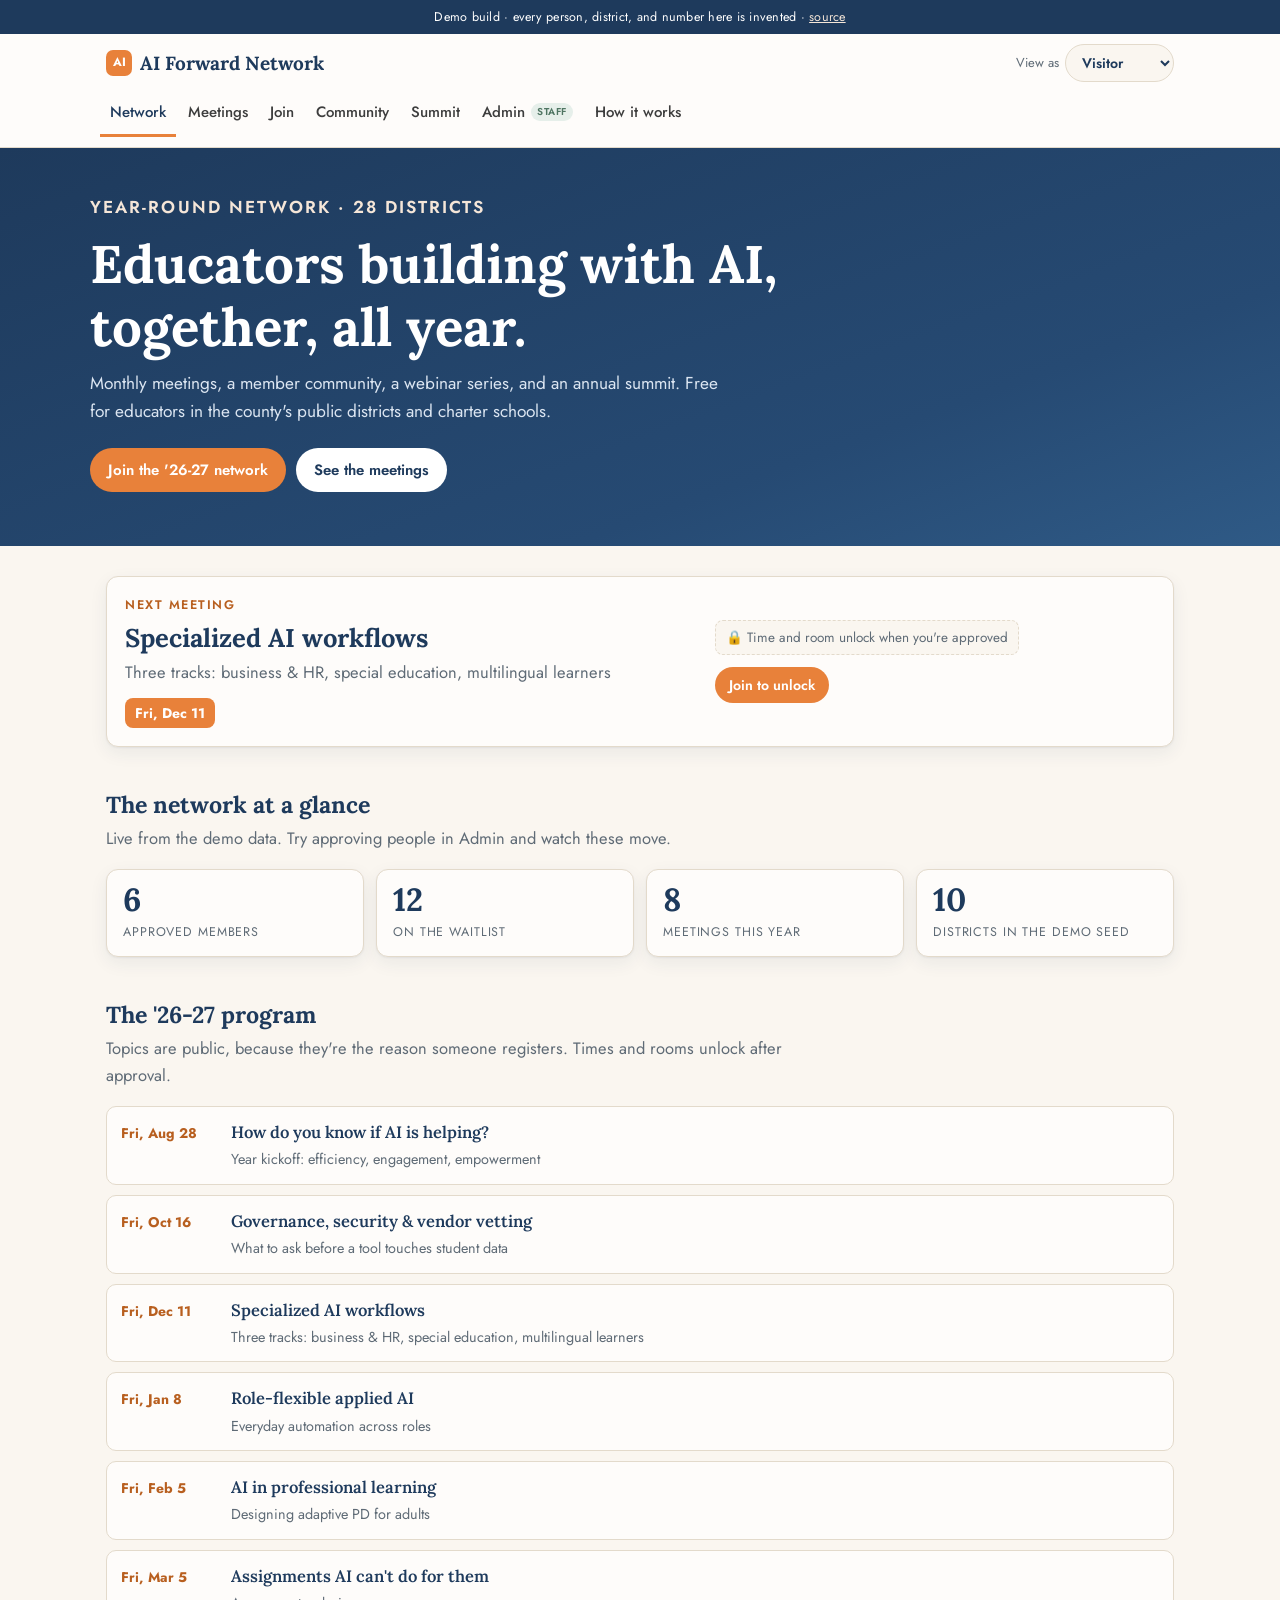
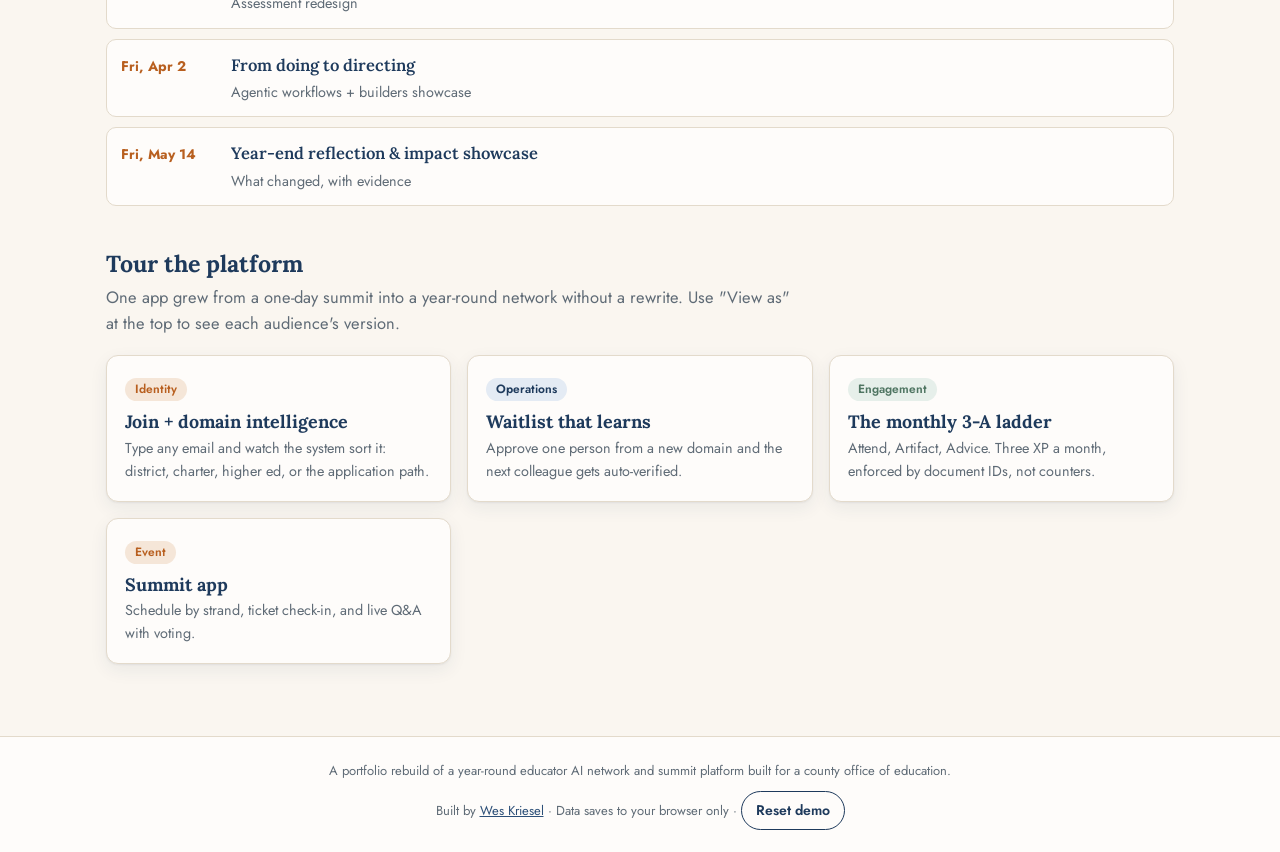
<file: index.html>
<!DOCTYPE html>
<html lang="en">
<head>
<meta charset="UTF-8">
<meta name="viewport" content="width=device-width, initial-scale=1.0">
<title>AI Forward Network · Demo</title>
<meta name="description" content="Demo of a year-round educator AI network and summit platform: domain-verified waitlist, gated meetings, XP ladder, and an event app. All data invented.">
<link rel="icon" href="data:image/svg+xml,%3Csvg xmlns=%22http://www.w3.org/2000/svg%22 viewBox=%220 0 32 32%22%3E%3Crect width=%2232%22 height=%2232%22 rx=%227%22 fill=%22%23E8813A%22/%3E%3Ctext x=%2216%22 y=%2221%22 font-size=%2213%22 font-family=%22Arial%22 font-weight=%22700%22 fill=%22white%22 text-anchor=%22middle%22%3EAI%3C/text%3E%3C/svg%3E">
<link rel="stylesheet" href="style.css">
<script src="data.js"></script>
<script src="app.js"></script>
<style>
.next{display:grid;gap:18px;grid-template-columns:1fr;align-items:center}
@media(min-width:820px){.next{grid-template-columns:1.3fr 1fr}}
.date-chip{display:inline-block;background:var(--orange);color:#fff;font-weight:700;border-radius:8px;padding:4px 10px;font-size:14px}
.prog{list-style:none;display:grid;gap:10px}
.prog li{display:grid;grid-template-columns:96px 1fr;gap:14px;align-items:baseline;background:var(--white);border:1px solid var(--line);border-radius:10px;padding:12px 14px}
.prog .d{font-weight:700;color:var(--orange-dk);font-size:14px}
.prog .t{font-family:var(--f-head);font-weight:600;color:var(--navy)}
@media(max-width:520px){.prog li{grid-template-columns:1fr;gap:2px}}
</style>
</head>
<body>
<header class="hero"><div class="hero-in">
  <p class="kicker">Year-round network &middot; 28 districts</p>
  <h1>Educators building with AI, together, all year.</h1>
  <p>Monthly meetings, a member community, a webinar series, and an annual summit. Free for educators in the county's public districts and charter schools.</p>
  <div class="row" style="margin-top:22px"><a class="btn" href="join.html">Join the '26-27 network</a><a class="btn light" href="meetings.html">See the meetings</a></div>
</div></header>
<main>
  <section aria-labelledby="h-next">
    <div class="card next" id="next"></div>
  </section>

  <section aria-labelledby="h-stats">
    <h2 class="sec" id="h-stats">The network at a glance</h2>
    <p class="lede">Live from the demo data. Try approving people in Admin and watch these move.</p>
    <div class="stats" id="stats"></div>
  </section>

  <section aria-labelledby="h-prog">
    <h2 class="sec" id="h-prog">The '26-27 program</h2>
    <p class="lede">Topics are public, because they're the reason someone registers. Times and rooms unlock after approval.</p>
    <ul class="prog" id="prog"></ul>
  </section>

  <section aria-labelledby="h-tour">
    <h2 class="sec" id="h-tour">Tour the platform</h2>
    <p class="lede">One app grew from a one-day summit into a year-round network without a rewrite. Use "View as" at the top to see each audience's version.</p>
    <div class="grid">
      <a class="card" href="join.html" style="text-decoration:none;color:inherit"><span class="pill o">Identity</span><h3 style="margin-top:10px">Join + domain intelligence</h3><p class="muted small">Type any email and watch the system sort it: district, charter, higher ed, or the application path.</p></a>
      <a class="card" href="admin.html" style="text-decoration:none;color:inherit"><span class="pill">Operations</span><h3 style="margin-top:10px">Waitlist that learns</h3><p class="muted small">Approve one person from a new domain and the next colleague gets auto-verified.</p></a>
      <a class="card" href="community.html" style="text-decoration:none;color:inherit"><span class="pill s">Engagement</span><h3 style="margin-top:10px">The monthly 3-A ladder</h3><p class="muted small">Attend, Artifact, Advice. Three XP a month, enforced by document IDs, not counters.</p></a>
      <a class="card" href="summit.html" style="text-decoration:none;color:inherit"><span class="pill o">Event</span><h3 style="margin-top:10px">Summit app</h3><p class="muted small">Schedule by strand, ticket check-in, and live Q&amp;A with voting.</p></a>
    </div>
  </section>
</main>
<script>
APP.shell();
const D = DEMO, { esc, isMember, applicants, $ } = APP;
const n = D.MEETINGS[2];
$('#next').innerHTML = `<div><p class="kicker" id="h-next">Next meeting</p><h2 style="font-size:1.6rem;margin:8px 0 6px">${esc(n.topic)}</h2>
  <p class="muted">${esc(n.sub)}</p><p style="margin-top:12px"><span class="date-chip">${esc(n.date)}</span></p></div>
  <div>${isMember() ? `<p><b>${esc(n.time)}</b><br>${esc(n.room)}</p><a class="btn navy sm" style="margin-top:10px" href="meetings.html">Add to calendar</a>`
    : `<p class="lock">🔒 Time and room unlock when you're approved</p><p style="margin-top:12px"><a class="btn sm" href="join.html">Join to unlock</a></p>`}</div>`;
const apps = applicants();
const active = D.MEMBERS.length + apps.filter(a => a.status === 'active').length;
$('#stats').innerHTML = [[active,'approved members'],[apps.filter(a => a.status === 'pending').length,'on the waitlist'],[D.MEETINGS.length,'meetings this year'],[D.DISTRICTS.length,'districts in the demo seed']]
  .map(([v,l]) => `<div class="stat"><div class="n">${v}</div><div class="l">${l}</div></div>`).join('');
$('#prog').innerHTML = D.MEETINGS.map(m => `<li><span class="d">${esc(m.date)}</span><span><span class="t">${esc(m.topic)}</span><br><span class="muted small">${esc(m.sub)}</span></span></li>`).join('');
</script>
</body>
</html>
</file>
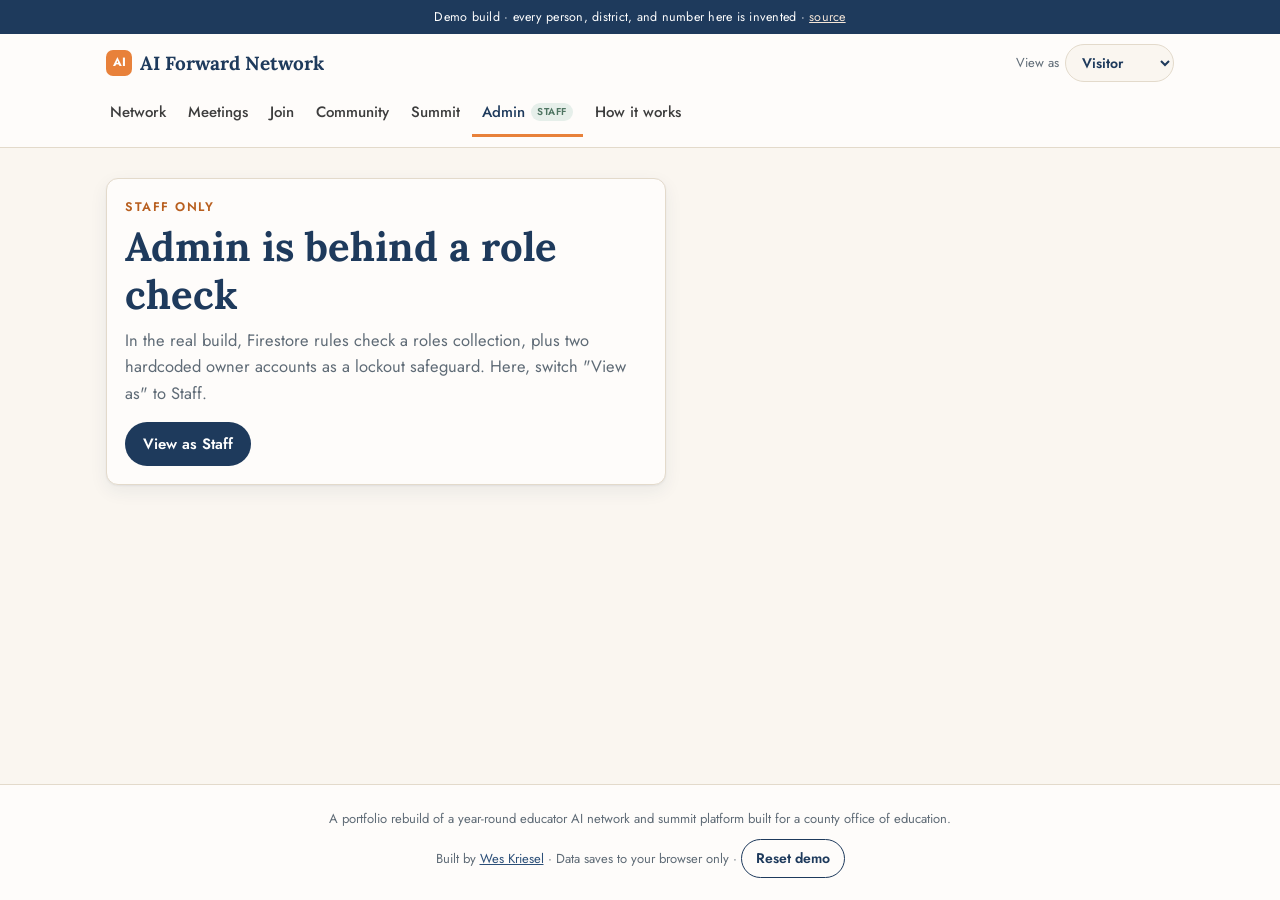
<file: admin.html>
<!DOCTYPE html>
<html lang="en">
<head>
<meta charset="UTF-8">
<meta name="viewport" content="width=device-width, initial-scale=1.0">
<title>Admin · AI Forward Network demo</title>
<link rel="icon" href="data:image/svg+xml,%3Csvg xmlns=%22http://www.w3.org/2000/svg%22 viewBox=%220 0 32 32%22%3E%3Crect width=%2232%22 height=%2232%22 rx=%227%22 fill=%22%23E8813A%22/%3E%3Ctext x=%2216%22 y=%2221%22 font-size=%2213%22 font-family=%22Arial%22 font-weight=%22700%22 fill=%22white%22 text-anchor=%22middle%22%3EAI%3C/text%3E%3C/svg%3E">
<link rel="stylesheet" href="style.css">
<script src="data.js"></script>
<script src="app.js"></script>
<style>
.grp{margin-top:22px}
.grp-h{display:flex;flex-wrap:wrap;gap:10px;align-items:center;justify-content:space-between;margin-bottom:10px}
.grp-h h3{font-size:1.15rem}
.app{display:grid;gap:10px;grid-template-columns:1fr;align-items:center}
@media(min-width:760px){.app{grid-template-columns:1fr auto}}
.app .em{font-family:ui-monospace,Menlo,monospace;font-size:12.5px;color:var(--muted);word-break:break-all}
.apps{display:grid;gap:10px}
.empty{color:var(--muted);font-size:14px;padding:12px;border:1px dashed var(--line);border-radius:10px}
select.sm{min-height:36px;width:auto;max-width:150px;font-size:14px;padding:4px 8px}
#learned td{padding:8px}
</style>
</head>
<body>
<main>
  <p class="kicker">Staff dashboard</p>
  <h1 class="page">Network members '26-27</h1>
  <p class="lede">The daily path for a small team: clear the waitlist, keep the domain list honest, export the roster. Approving someone unlocks meeting times, the directory, and the feed, and sends the welcome email.</p>
  <div class="stats" id="stats"></div>

  <section aria-labelledby="h-w">
    <h2 class="sec" id="h-w" style="margin-top:34px">Waitlist</h2>
    <p class="lede">Domain-verified applicants sort to the top so review never becomes the bottleneck. Guests and partners are always reviewed one by one.</p>
    <div id="learnNote"></div>
    <div id="wait"></div>
  </section>

  <section aria-labelledby="h-d">
    <h2 class="sec" id="h-d">Domain intelligence</h2>
    <p class="lede">Two layers: a reviewed seed list in code, and domains learned from staff approvals, stored as data. Learned beats seed, including demotions. Personal mail is never learnable, and partner or guest trust is never applied domain-wide.</p>
    <div class="grid-2">
      <div><h3 style="font-size:1.05rem;margin-bottom:8px">Learned domains</h3><div class="tbl-wrap"><table><thead><tr><th scope="col">Domain</th><th scope="col">Track</th><th scope="col"></th></tr></thead><tbody id="learned"></tbody></table></div></div>
      <div><h3 style="font-size:1.05rem;margin-bottom:8px">Unrecognized domains on the waitlist</h3><div class="card" id="unknown"></div>
        <p class="tiny muted" style="margin-top:8px">The fastest way to spot a district whose Google domain is missing from the seed.</p></div>
    </div>
  </section>

  <section aria-labelledby="h-r">
    <div class="grp-h"><h2 class="sec" id="h-r">Approved roster</h2><button class="btn navy sm" id="csv">Export CSV</button></div>
    <div class="tbl-wrap"><table><thead><tr><th scope="col">Name</th><th scope="col">Role</th><th scope="col">Track</th><th scope="col">Contact</th></tr></thead><tbody id="roster"></tbody></table></div>
  </section>
</main>
<script>
if (APP.shell({ staffOnly:true })) {
  const D = DEMO, { $, esc, store, toast, resolve, applicants, setApp, download } = APP;
  const TL = D.TRACK;

  function classify(a){
    const r = resolve(a.email);
    if (r.track) return { group:'verified', track:r.track, r, reclass: a.stamped && a.stamped !== r.track ? a.stamped : null };
    if (a.declared === 'guest' || a.declared === 'partner') return { group:'apply', track:a.declared, r };
    return { group:'declared', track:a.declared, r };
  }
  function card(a, c){
    const contact = a.contact ? `<span class="small">✉️ ${esc(a.contact)}</span>` : '';
    const pills = [`<span class="pill ${c.group === 'verified' ? 's' : 'o'}">${esc(TL[c.track] || 'Unknown')}</span>`];
    if (c.reclass) pills.push(`<span class="pill">↺ reclassified from ${esc(TL[c.reclass])}</span>`);
    if (c.r.personal) pills.push(`<span class="pill r">Personal mail: won't teach the domain</span>`);
    const actions = c.group === 'apply'
      ? `<button class="btn sm sage" data-ok="${a.id}">${c.track === 'partner' ? 'Grant partner' : 'Approve for ' + esc(a.meeting || 'one meeting')}</button><button class="btn sm danger" data-no="${a.id}">Decline</button>`
      : `<button class="btn sm sage" data-ok="${a.id}">Approve</button><button class="btn sm danger" data-no="${a.id}">Deny</button>`;
    return `<article class="card app"><div><p><b>${esc(a.name)}</b> <span class="muted small">&middot; ${esc(a.role)} &middot; applied ${esc(a.applied)}</span></p>
      <p class="em">${esc(a.email)}</p><div class="row" style="margin-top:6px">${pills.join('')}${contact}</div>
      ${a.reason ? `<p class="small" style="margin-top:6px">“${esc(a.reason)}”</p>` : ''}</div>
      <div class="row">${actions}</div></article>`;
  }
  function render(){
    const all = applicants(), pend = all.filter(a => a.status === 'pending').map(a => [a, classify(a)]);
    const G = { verified:[], declared:[], apply:[] }; pend.forEach(([a,c]) => G[c.group].push([a,c]));
    const approved = D.MEMBERS.length + all.filter(a => a.status === 'active').length;
    $('#stats').innerHTML = [[approved,'approved members'],[pend.length,'waitlist'],[G.verified.length,'domain-verified'],[Object.keys(store.get('learned',{})).length,'learned domains']]
      .map(([v,l]) => `<div class="stat"><div class="n">${v}</div><div class="l">${l}</div></div>`).join('');
    const sec = (title, sub, list, extra) => `<div class="grp"><div class="grp-h"><div><h3>${title} <span class="pill g">${list.length}</span></h3><p class="small muted">${sub}</p></div>${extra || ''}</div>
      <div class="apps">${list.length ? list.map(([a,c]) => card(a,c)).join('') : '<p class="empty">Nothing waiting here.</p>'}</div></div>`;
    $('#wait').innerHTML =
      sec('Domain-verified', 'Their email domain resolves to a district, charter, or college.', G.verified,
        G.verified.length ? `<button class="btn" id="bulk">Approve all ${G.verified.length} domain-verified</button>` : '') +
      sec('Self-declared', 'Unknown domain, picked a school bucket. Approving teaches the system that domain.', G.declared) +
      sec('Guest & partner applications', 'Never bulk-approved. Trust is per person, never per company.', G.apply);
    const L = store.get('learned', {});
    $('#learned').innerHTML = Object.keys(L).length ? Object.entries(L).map(([d,v]) => `<tr><td><code>${esc(d)}</code></td>
      <td><select class="sm" data-recat="${esc(d)}" aria-label="Track for ${esc(d)}">${['k12','charter','highered','guest'].map(t => `<option value="${t}"${t===v.track?' selected':''}>${esc(TL[t])}</option>`).join('')}</select></td>
      <td><button class="btn sm ghost" data-forget="${esc(d)}">Forget</button></td></tr>`).join('')
      : `<tr><td colspan="3" class="muted small">Nothing learned yet. Approve <b>Tom Becker</b> below the verified group and watch his colleague <b>Lena Park</b> move up.</td></tr>`;
    const unk = [...new Set(pend.filter(([a,c]) => !c.r.track && !c.r.personal && c.group === 'declared').map(([a,c]) => c.r.domain))];
    $('#unknown').innerHTML = unk.length ? unk.map(d => `<p><code>${esc(d)}</code> <span class="small muted">&middot; ${pend.filter(([a,c]) => c.r.domain === d).length} waiting</span></p>`).join('') : '<p class="muted small">None. Every waiting domain is recognized.</p>';
    const rows = D.MEMBERS.map(m => ({ name:m.name, role:m.role, track:m.track, contact:m.email }))
      .concat(all.filter(a => a.status === 'active').map(a => ({ name:a.name, role:a.role, track:a.track || classify(a).track, contact:a.contact || a.email })));
    $('#roster').innerHTML = rows.map(r => `<tr><td><b>${esc(r.name)}</b></td><td>${esc(r.role)}</td><td><span class="pill ${r.track==='partner'?'o':'s'}">${esc(TL[r.track] || r.track)}</span></td><td class="small">${esc(r.contact)}</td></tr>`).join('');
    window.__rows = rows;
  }
  function approve(id){
    const a = applicants().find(x => x.id === id), c = classify(a);
    setApp(id, { status:'active', track:c.track });
    if (c.group === 'declared' && !c.r.personal && ['k12','charter','highered'].includes(c.track)) {
      const L = store.get('learned', {}); L[c.r.domain] = { track:c.track, org:'Learned from approving ' + a.name }; store.set('learned', L);
      $('#learnNote').innerHTML = `<p class="note s" style="margin-bottom:8px"><b>Learned ${esc(c.r.domain)} as ${esc(TL[c.track])}.</b> Anyone else from that domain is now domain-verified.</p>`;
    } else $('#learnNote').innerHTML = '';
    toast('Approved. Welcome email sent to ' + (a.contact || a.email) + '.');
  }
  document.addEventListener('click', e => {
    const ok = e.target.closest('[data-ok]'), no = e.target.closest('[data-no]'), f = e.target.closest('[data-forget]');
    if (ok) { approve(ok.dataset.ok); render(); }
    if (no) { setApp(no.dataset.no, { status:'denied' }); render(); toast('Decision email sent.'); }
    if (e.target.id === 'bulk') { const ids = applicants().filter(a => a.status === 'pending' && classify(a).group === 'verified').map(a => a.id);
      ids.forEach(id => setApp(id, { status:'active', track:classify(applicants().find(x => x.id === id)).track })); render(); toast('Approved ' + ids.length + ' domain-verified members.'); }
    if (f) { const L = store.get('learned', {}); delete L[f.dataset.forget]; store.set('learned', L); render(); toast('Forgotten. Falls back to the seed.'); }
    if (e.target.id === 'csv') { const rows = window.__rows, q = v => '"' + String(v).replace(/"/g,'""') + '"';
      download('ai-forward-roster.csv', ['name,role,track,contact'].concat(rows.map(r => [r.name,r.role,TL[r.track]||r.track,r.contact].map(q).join(','))).join('\n'), 'text/csv'); toast('Roster CSV downloaded.'); }
  });
  document.addEventListener('change', e => { const s = e.target.closest('[data-recat]'); if (!s) return;
    const L = store.get('learned', {}); L[s.dataset.recat].track = s.value; store.set('learned', L); render();
    toast(s.value === 'guest' ? 'Demoted. That domain goes to the application path.' : 'Recategorized. The waitlist re-sorted.'); });
  render();
}
</script>
</body>
</html>
</file>
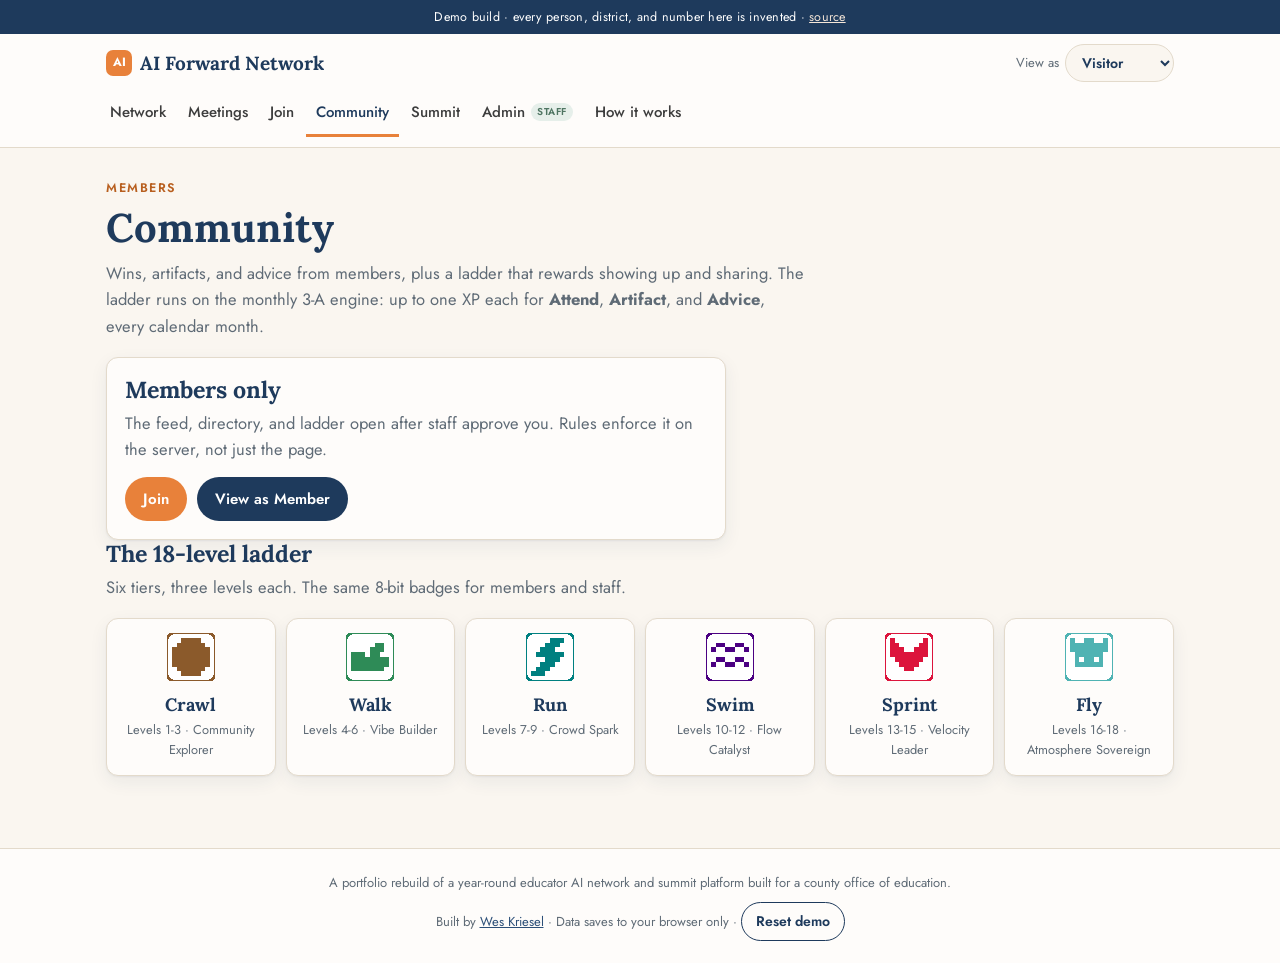
<file: community.html>
<!DOCTYPE html>
<html lang="en">
<head>
<meta charset="UTF-8">
<meta name="viewport" content="width=device-width, initial-scale=1.0">
<title>Community · AI Forward Network demo</title>
<link rel="icon" href="data:image/svg+xml,%3Csvg xmlns=%22http://www.w3.org/2000/svg%22 viewBox=%220 0 32 32%22%3E%3Crect width=%2232%22 height=%2232%22 rx=%227%22 fill=%22%23E8813A%22/%3E%3Ctext x=%2216%22 y=%2221%22 font-size=%2213%22 font-family=%22Arial%22 font-weight=%22700%22 fill=%22white%22 text-anchor=%22middle%22%3EAI%3C/text%3E%3C/svg%3E">
<link rel="stylesheet" href="style.css">
<script src="data.js"></script>
<script src="app.js"></script>
<style>
.me{display:grid;gap:18px;grid-template-columns:auto 1fr;align-items:center}
.badge svg{width:84px;height:84px;image-rendering:pixelated;display:block}
.ladder{display:grid;grid-template-columns:repeat(18,1fr);gap:3px;margin-top:12px}
.ladder span{height:14px;border-radius:3px;background:var(--sand)}
.three{display:grid;gap:12px;grid-template-columns:repeat(auto-fit,minmax(min(100%,220px),1fr))}
.vec{border-top:5px solid var(--c)}
.vec.done{background:var(--sage-light)}
.docid{font-family:ui-monospace,Menlo,monospace;font-size:12px;background:var(--cloud);border:1px solid var(--line);border-radius:6px;padding:4px 8px;display:inline-block;margin-top:8px;word-break:break-all}
.post{display:grid;grid-template-columns:42px 1fr;gap:12px}
.av{width:42px;height:42px;border-radius:50%;background:var(--navy);color:#fff;display:flex;align-items:center;justify-content:center;font-weight:700;font-size:14px}
.kudo{border:1px solid var(--line);background:#fff;border-radius:999px;padding:4px 12px;min-height:36px;font:inherit;font-size:14px;cursor:pointer;color:var(--navy)}
.kudo[aria-pressed=true]{background:var(--orange-light);border-color:var(--orange);color:var(--orange-dk)}
.feed{display:grid;gap:12px}
.tiers{display:grid;gap:10px;grid-template-columns:repeat(auto-fit,minmax(150px,1fr))}
.tiers .card{text-align:center;padding:14px}
.tiers svg{width:48px;height:48px;image-rendering:pixelated}
</style>
</head>
<body>
<main>
  <p class="kicker">Members</p>
  <h1 class="page">Community</h1>
  <p class="lede">Wins, artifacts, and advice from members, plus a ladder that rewards showing up and sharing. The ladder runs on the monthly 3-A engine: up to one XP each for <b>Attend</b>, <b>Artifact</b>, and <b>Advice</b>, every calendar month.</p>
  <div id="gate"></div>
  <div id="body"></div>
</main>
<script>
APP.shell();
const D = DEMO, { $, esc, isMember, store, toast } = APP;

/* 8x8 pixel icons, one per tier. Badges are inline SVG: no image assets. */
const ICONS = {
  crawl:['..####..','.######.','########','########','########','########','.######.','..####..'],
  walk: ['........','.....##.','....###.','###.##..','########','########','#######.','........'],
  run:  ['....###.','...###..','..###...','.######.','...###..','..###...','.###....','###.....'],
  swim: ['........','.##..##.','#..##..#','........','.##..##.','#..##..#','........','........'],
  sprint:['#......#','##....##','###..###','########','.######.','..####..','...##...','........'],
  fly:  ['#..##..#','########','########','.######.','.#.##.#.','.######.','........','........']
};
function badge(level){
  const lv = Math.max(1, Math.min(18, level)), tier = D.TIERS[Math.floor((lv - 1) / 3)], c = tier.colors[(lv - 1) % 3];
  const px = ICONS[tier.key].map((row, y) => [...row].map((ch, x) => ch === '#' ? `<rect x="${x+1}" y="${y+1}" width="1" height="1" fill="${c}"/>` : '').join('')).join('');
  return `<svg viewBox="0 0 10 10" role="img" aria-label="Level ${lv} ${tier.name} badge" shape-rendering="crispEdges"><rect x="0" y="0" width="10" height="10" rx="1.5" fill="#fff" stroke="${c}" stroke-width=".5"/>${px}</svg>`;
}

const ledger = () => store.get('ledger', D.LEDGER_SEED);
const uid = D.ME.id, M = D.THIS_MONTH;

function award(vector){
  const id = M + '_' + vector, L = ledger();
  if (L.includes(id)) return { ok:false, id };
  store.set('ledger', L.concat(id)); return { ok:true, id };
}

if (!isMember()) {
  $('#gate').innerHTML = `<div class="card" style="max-width:620px"><h2 class="sec">Members only</h2><p class="muted" style="margin:6px 0 14px">The feed, directory, and ladder open after staff approve you. Rules enforce it on the server, not just the page.</p>
    <div class="row"><a class="btn" href="join.html">Join</a><button class="btn navy" id="asMember">View as Member</button></div></div>
    <section><h2 class="sec">The 18-level ladder</h2><p class="lede">Six tiers, three levels each. The same 8-bit badges for members and staff.</p><div class="tiers" id="tiers"></div></section>`;
  $('#asMember').addEventListener('click', () => { store.set('role','member'); location.reload(); });
  $('#tiers').innerHTML = D.TIERS.map((t,i) => `<div class="card">${badge(i*3+1)}<h3 style="margin-top:6px">${esc(t.name)}</h3><p class="tiny muted">Levels ${i*3+1}-${i*3+3} &middot; ${esc(t.title)}</p></div>`).join('');
} else {
  render();
}

function render(){
  const L = ledger(), xp = L.length, level = Math.min(18, Math.max(1, xp)), tier = D.TIERS[Math.floor((level - 1) / 3)];
  const V = [['attend','Attend','Check in at the monthly meeting with the room code.','var(--navy)'],
             ['artifact','Artifact','Share something you built.','var(--orange)'],
             ['advice','Advice','Post advice or answer the monthly survey.','var(--sage-dk)']];
  $('#body').innerHTML = `
  <section class="card me" aria-label="Your level">
    <div class="badge">${badge(level)}</div>
    <div><p class="kicker">Viewing as ${esc(D.ME.name)}</p><h2 style="margin:4px 0">Level ${level} &middot; ${esc(tier.name)}</h2>
      <p class="muted small">${esc(tier.title)} &middot; ${xp} XP total. Level is just the count of ledger docs, so it can never disagree with the evidence.</p>
      <div class="ladder" aria-hidden="true">${Array.from({length:18}, (_,i) => `<span style="background:${i < level ? D.TIERS[Math.floor(i/3)].colors[i%3] : ''}"></span>`).join('')}</div></div>
  </section>
  <section aria-labelledby="h-3a">
    <h2 class="sec" id="h-3a">${esc(D.THIS_MONTH_LABEL)}'s 3-A</h2>
    <p class="lede">Each award is a document with a predictable ID. Try earning one twice: the second write targets a doc that already exists, and the rules allow create but deny update. No counters to drift, no races, no replays.</p>
    <div class="three">${V.map(([k,l,d,c]) => { const id = M + '_' + k, has = L.includes(id);
      return `<div class="card vec ${has ? 'done' : ''}" style="--c:${c}"><h3>${l}</h3><p class="muted small">${d}</p>
        <span class="docid">xpLedger/${uid}_${id}</span>
        <div class="row" style="margin-top:10px">${k === 'attend' && !has ? `<a class="btn sm navy" href="meetings.html">Check in at meetings</a>` : `<button class="btn sm ${has ? 'ghost' : ''}" data-award="${k}">${has ? 'Try to earn it again' : 'Earn +1 ' + l.toUpperCase()}</button>`}</div>
        <p class="small" id="msg-${k}" style="margin-top:8px">${has ? '✓ Earned this month' : ''}</p></div>`; }).join('')}</div>
  </section>
  <section aria-labelledby="h-feed">
    <h2 class="sec" id="h-feed">Feed</h2>
    <form class="card" id="newpost" style="margin:10px 0 14px"><label class="lbl" for="ptext">Share a win or an artifact</label>
      <textarea id="ptext" placeholder="What did you build or try this month?"></textarea>
      <div class="row" style="margin-top:10px"><button class="btn sm">Post</button><span class="tiny muted">Posting an artifact earns this month's ARTIFACT XP, once.</span></div></form>
    <div class="feed" id="feed"></div>
  </section>`;
  renderFeed();
}

function renderFeed(){
  const kudos = store.get('kudos', {}), posts = store.get('posts', []).concat(D.FEED);
  $('#feed').innerHTML = posts.map((p,i) => { const k = p.who + p.when, on = !!kudos[k];
    return `<article class="card post"><span class="av" aria-hidden="true">${esc(p.who.split(' ').map(x=>x[0]).join(''))}</span>
      <div><p><b>${esc(p.who)}</b> <span class="muted small">&middot; ${esc(p.role)} &middot; ${esc(p.when)}</span> <span class="pill ${p.kind==='Artifact'?'o':p.kind==='Advice'?'s':''}">${esc(p.kind)}</span></p>
      <p style="margin:6px 0 10px">${esc(p.text)}</p>
      <button class="kudo" data-kudo="${esc(k)}" aria-pressed="${on}">👏 Kudos ${p.kudos + (on ? 1 : 0)}</button></div></article>`; }).join('');
}

document.addEventListener('click', e => {
  const a = e.target.closest('[data-award]');
  if (a) { const k = a.dataset.award, r = award(k);
    if (r.ok) { render(); toast('+1 ' + k.toUpperCase() + ' XP'); }
    else { const m = $('#msg-' + k); m.innerHTML = `<span style="color:var(--red)">✕ Denied. <code>${uid}_${r.id}</code> already exists, and the rules allow create, never update.</span>`; } }
  const kd = e.target.closest('[data-kudo]');
  if (kd) { const ks = store.get('kudos', {}); ks[kd.dataset.kudo] = !ks[kd.dataset.kudo]; store.set('kudos', ks); renderFeed(); }
});
document.addEventListener('submit', e => {
  if (e.target.id !== 'newpost') return; e.preventDefault();
  const t = $('#ptext').value.trim(); if (!t) { toast('Write something first.'); return; }
  store.set('posts', [{ who:D.ME.name, role:'Math teacher', when:'now', kind:'Artifact', text:t, kudos:0 }].concat(store.get('posts', [])));
  const r = award('artifact'); render(); toast(r.ok ? 'Posted. +1 ARTIFACT XP' : 'Posted. ARTIFACT XP already earned this month.');
});
</script>
</body>
</html>
</file>
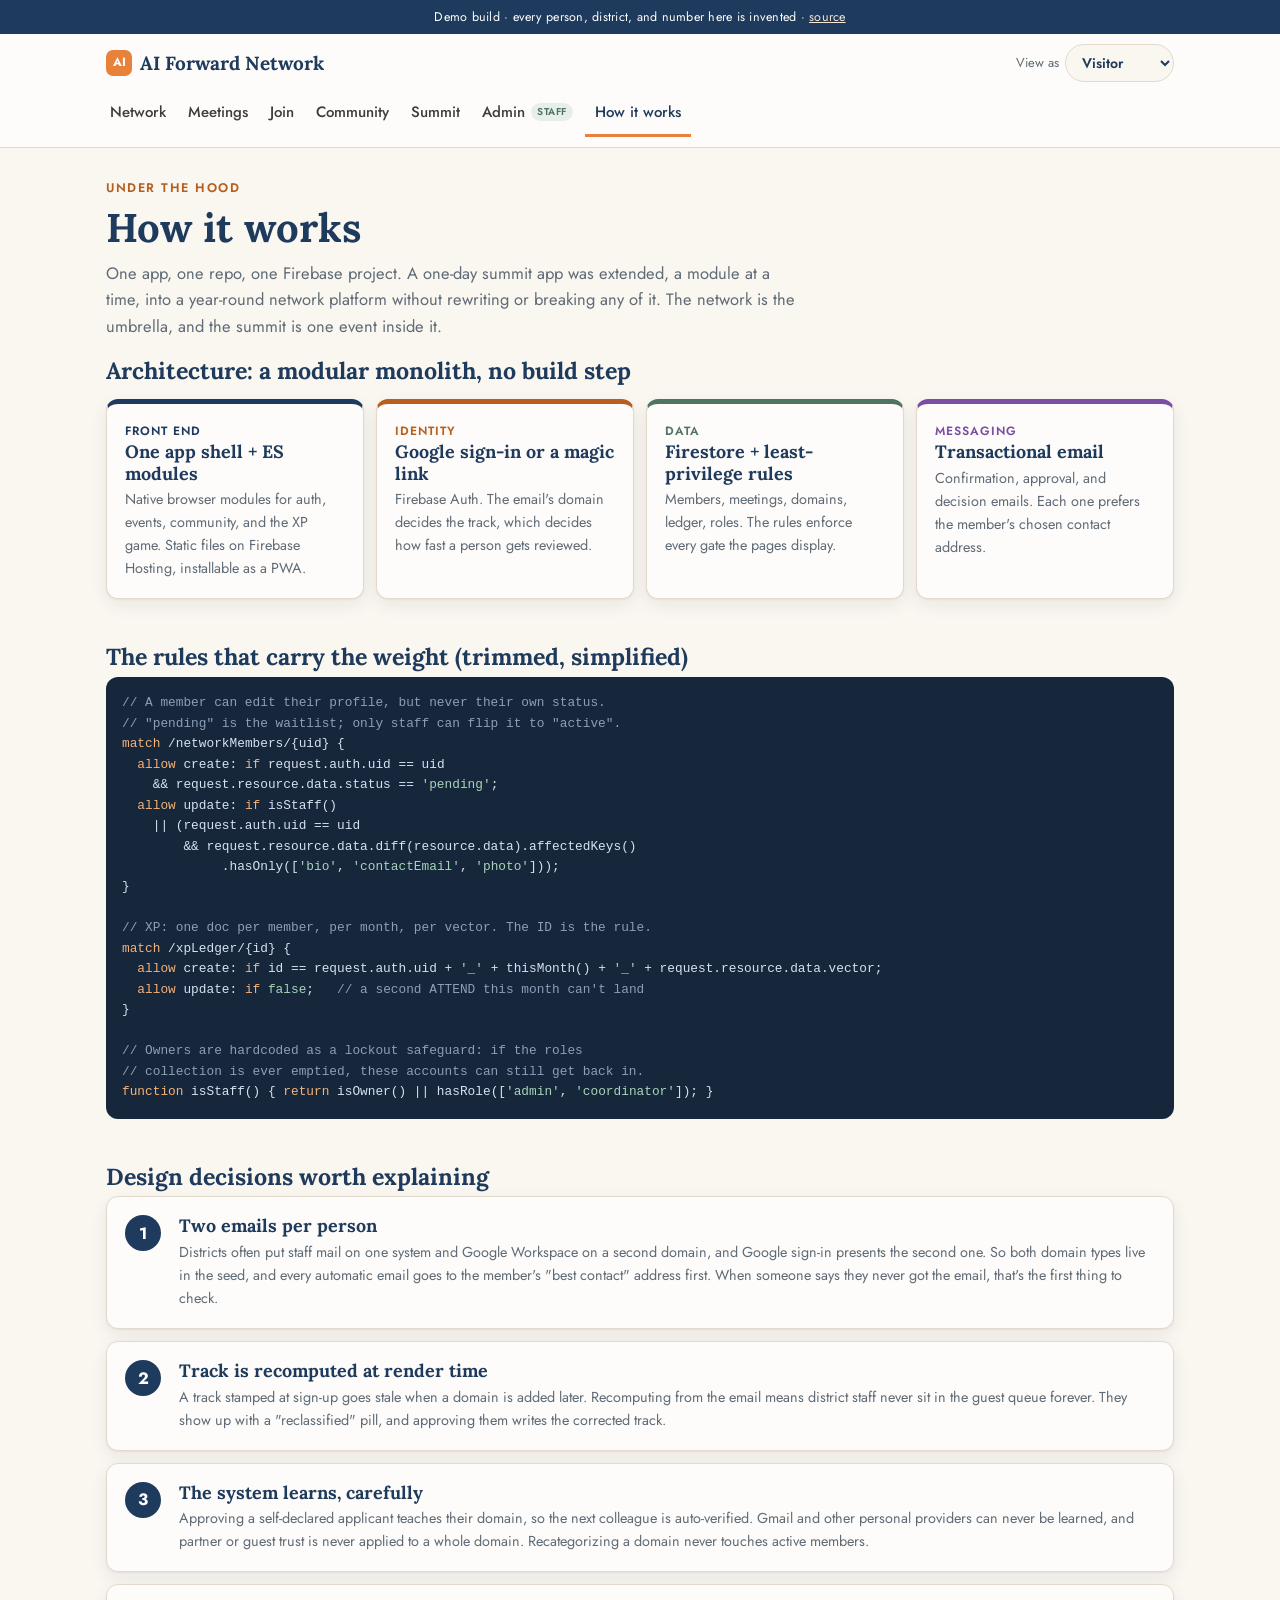
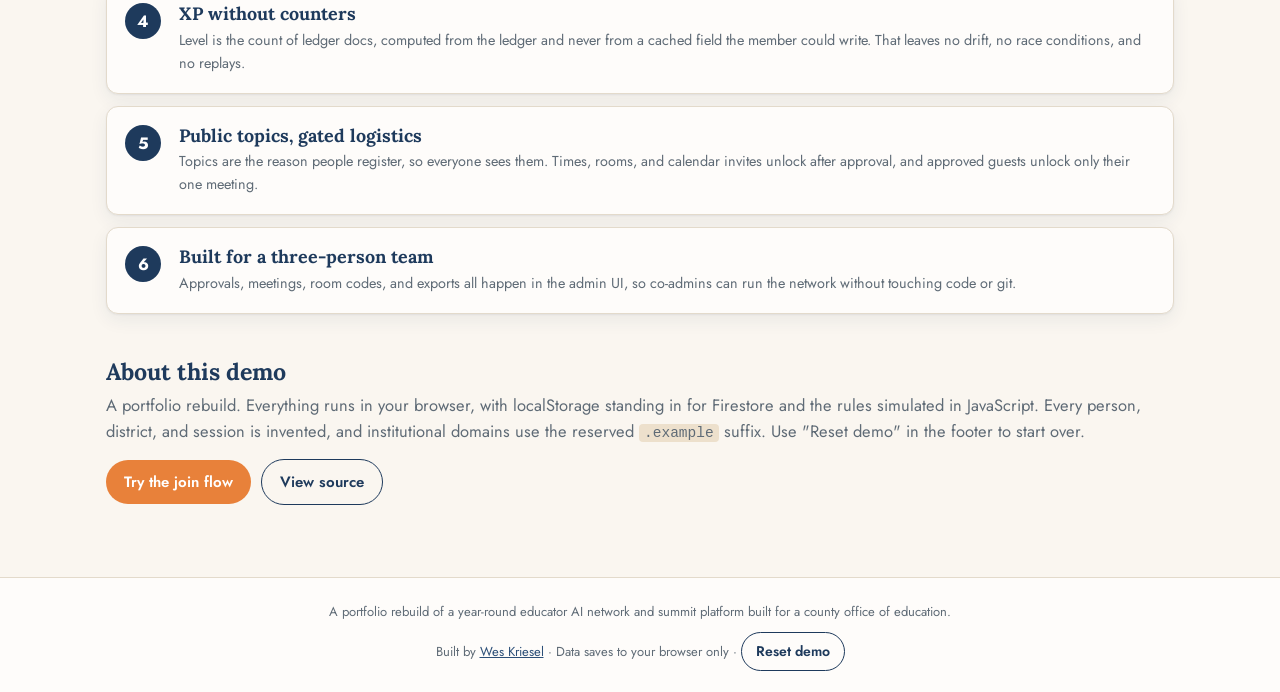
<file: how-it-works.html>
<!DOCTYPE html>
<html lang="en">
<head>
<meta charset="UTF-8">
<meta name="viewport" content="width=device-width, initial-scale=1.0">
<title>How it works · AI Forward Network demo</title>
<link rel="icon" href="data:image/svg+xml,%3Csvg xmlns=%22http://www.w3.org/2000/svg%22 viewBox=%220 0 32 32%22%3E%3Crect width=%2232%22 height=%2232%22 rx=%227%22 fill=%22%23E8813A%22/%3E%3Ctext x=%2216%22 y=%2221%22 font-size=%2213%22 font-family=%22Arial%22 font-weight=%22700%22 fill=%22white%22 text-anchor=%22middle%22%3EAI%3C/text%3E%3C/svg%3E">
<link rel="stylesheet" href="style.css">
<script src="data.js"></script>
<script src="app.js"></script>
<style>
.arch{display:grid;gap:12px;grid-template-columns:repeat(auto-fit,minmax(min(100%,230px),1fr))}
.arch .card{border-top:5px solid var(--c)}
.arch .k{font-size:12px;font-weight:600;letter-spacing:.08em;text-transform:uppercase;color:var(--c)}
.dec{display:grid;gap:12px}
.dec .card{display:grid;grid-template-columns:40px 1fr;gap:14px}
.dec .n{width:36px;height:36px;border-radius:50%;background:var(--navy);color:#fff;display:flex;align-items:center;justify-content:center;font-weight:700}
</style>
</head>
<body>
<main>
  <p class="kicker">Under the hood</p>
  <h1 class="page">How it works</h1>
  <p class="lede">One app, one repo, one Firebase project. A one-day summit app was extended, a module at a time, into a year-round network platform without rewriting or breaking any of it. The network is the umbrella, and the summit is one event inside it.</p>

  <section aria-labelledby="h-a">
    <h2 class="sec" id="h-a">Architecture: a modular monolith, no build step</h2>
    <div class="arch" style="margin-top:14px">
      <div class="card" style="--c:var(--navy)"><p class="k">Front end</p><h3>One app shell + ES modules</h3><p class="small muted">Native browser modules for auth, events, community, and the XP game. Static files on Firebase Hosting, installable as a PWA.</p></div>
      <div class="card" style="--c:var(--orange-dk)"><p class="k">Identity</p><h3>Google sign-in or a magic link</h3><p class="small muted">Firebase Auth. The email's domain decides the track, which decides how fast a person gets reviewed.</p></div>
      <div class="card" style="--c:var(--sage-dk)"><p class="k">Data</p><h3>Firestore + least-privilege rules</h3><p class="small muted">Members, meetings, domains, ledger, roles. The rules enforce every gate the pages display.</p></div>
      <div class="card" style="--c:#7a4fa3"><p class="k">Messaging</p><h3>Transactional email</h3><p class="small muted">Confirmation, approval, and decision emails. Each one prefers the member's chosen contact address.</p></div>
    </div>
  </section>

  <section aria-labelledby="h-r">
    <h2 class="sec" id="h-r">The rules that carry the weight (trimmed, simplified)</h2>
<pre class="code"><span class="c">// A member can edit their profile, but never their own status.
// "pending" is the waitlist; only staff can flip it to "active".</span>
<span class="k">match</span> /networkMembers/{uid} {
  <span class="k">allow</span> create: <span class="k">if</span> request.auth.uid == uid
    &amp;&amp; request.resource.data.status == <span class="s">'pending'</span>;
  <span class="k">allow</span> update: <span class="k">if</span> isStaff()
    || (request.auth.uid == uid
        &amp;&amp; request.resource.data.diff(resource.data).affectedKeys()
             .hasOnly([<span class="s">'bio'</span>, <span class="s">'contactEmail'</span>, <span class="s">'photo'</span>]));
}

<span class="c">// XP: one doc per member, per month, per vector. The ID is the rule.</span>
<span class="k">match</span> /xpLedger/{id} {
  <span class="k">allow</span> create: <span class="k">if</span> id == request.auth.uid + <span class="s">'_'</span> + thisMonth() + <span class="s">'_'</span> + request.resource.data.vector;
  <span class="k">allow</span> update: <span class="k">if</span> <span class="s">false</span>;   <span class="c">// a second ATTEND this month can't land</span>
}

<span class="c">// Owners are hardcoded as a lockout safeguard: if the roles
// collection is ever emptied, these accounts can still get back in.</span>
<span class="k">function</span> isStaff() { <span class="k">return</span> isOwner() || hasRole([<span class="s">'admin'</span>, <span class="s">'coordinator'</span>]); }</pre>
  </section>

  <section aria-labelledby="h-d">
    <h2 class="sec" id="h-d">Design decisions worth explaining</h2>
    <div class="dec">
      <div class="card"><span class="n">1</span><div><h3>Two emails per person</h3><p class="small muted">Districts often put staff mail on one system and Google Workspace on a second domain, and Google sign-in presents the second one. So both domain types live in the seed, and every automatic email goes to the member's "best contact" address first. When someone says they never got the email, that's the first thing to check.</p></div></div>
      <div class="card"><span class="n">2</span><div><h3>Track is recomputed at render time</h3><p class="small muted">A track stamped at sign-up goes stale when a domain is added later. Recomputing from the email means district staff never sit in the guest queue forever. They show up with a "reclassified" pill, and approving them writes the corrected track.</p></div></div>
      <div class="card"><span class="n">3</span><div><h3>The system learns, carefully</h3><p class="small muted">Approving a self-declared applicant teaches their domain, so the next colleague is auto-verified. Gmail and other personal providers can never be learned, and partner or guest trust is never applied to a whole domain. Recategorizing a domain never touches active members.</p></div></div>
      <div class="card"><span class="n">4</span><div><h3>XP without counters</h3><p class="small muted">Level is the count of ledger docs, computed from the ledger and never from a cached field the member could write. That leaves no drift, no race conditions, and no replays.</p></div></div>
      <div class="card"><span class="n">5</span><div><h3>Public topics, gated logistics</h3><p class="small muted">Topics are the reason people register, so everyone sees them. Times, rooms, and calendar invites unlock after approval, and approved guests unlock only their one meeting.</p></div></div>
      <div class="card"><span class="n">6</span><div><h3>Built for a three-person team</h3><p class="small muted">Approvals, meetings, room codes, and exports all happen in the admin UI, so co-admins can run the network without touching code or git.</p></div></div>
    </div>
  </section>

  <section aria-labelledby="h-x">
    <h2 class="sec" id="h-x">About this demo</h2>
    <p class="muted">A portfolio rebuild. Everything runs in your browser, with localStorage standing in for Firestore and the rules simulated in JavaScript. Every person, district, and session is invented, and institutional domains use the reserved <code>.example</code> suffix. Use "Reset demo" in the footer to start over.</p>
    <div class="row" style="margin-top:14px"><a class="btn" href="join.html">Try the join flow</a><a class="btn ghost" href="https://github.com/wkriesel/ai-forward-network">View source</a></div>
  </section>
</main>
<script>APP.shell();</script>
</body>
</html>
</file>
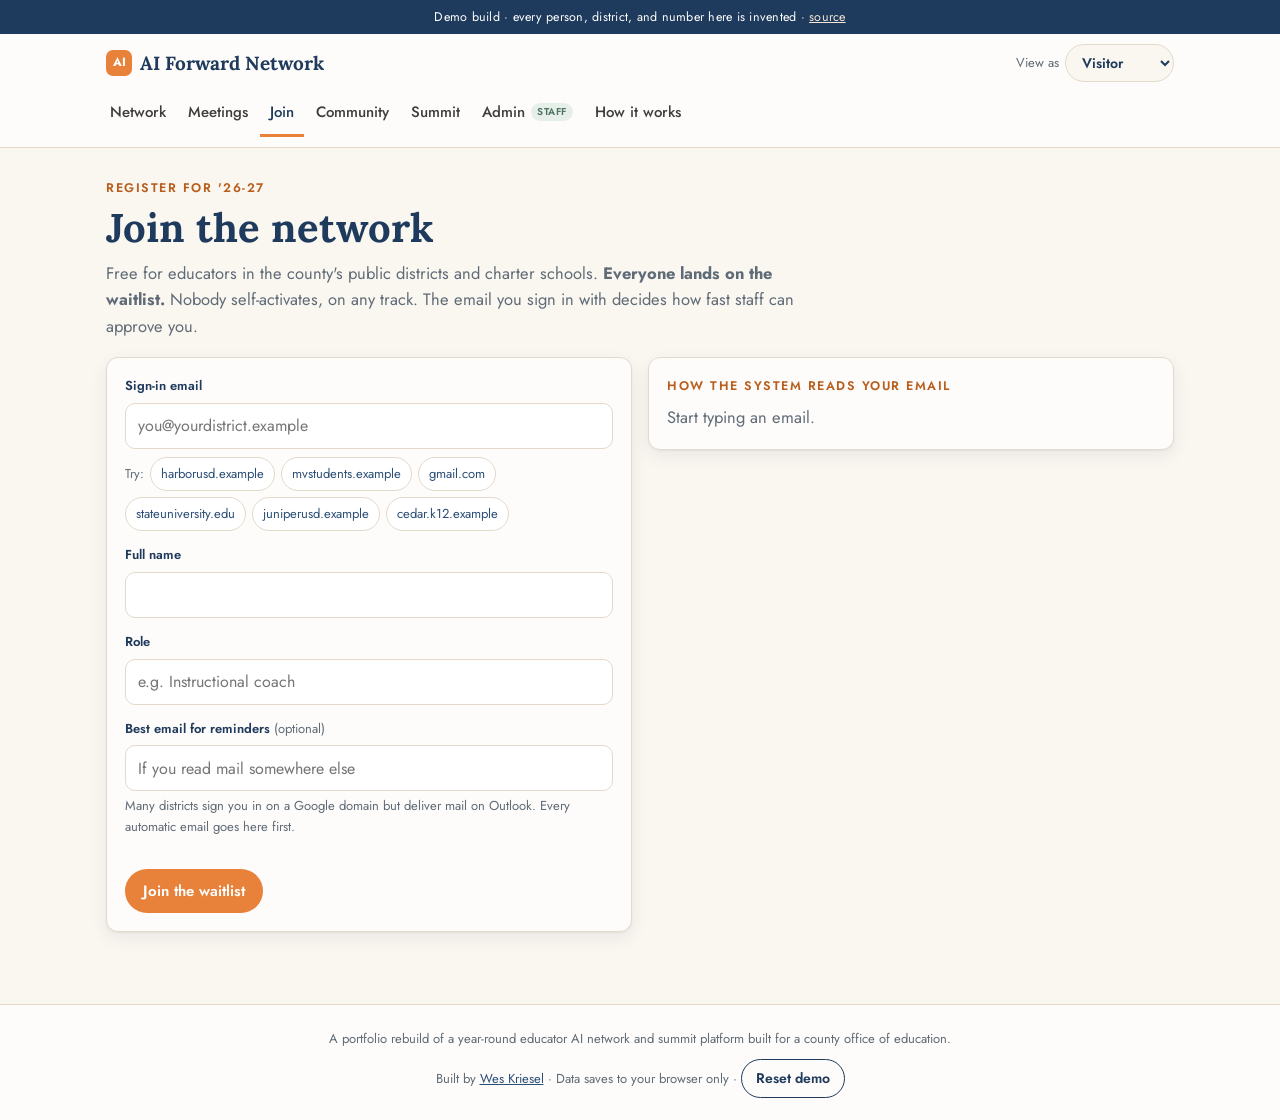
<file: join.html>
<!DOCTYPE html>
<html lang="en">
<head>
<meta charset="UTF-8">
<meta name="viewport" content="width=device-width, initial-scale=1.0">
<title>Join · AI Forward Network demo</title>
<link rel="icon" href="data:image/svg+xml,%3Csvg xmlns=%22http://www.w3.org/2000/svg%22 viewBox=%220 0 32 32%22%3E%3Crect width=%2232%22 height=%2232%22 rx=%227%22 fill=%22%23E8813A%22/%3E%3Ctext x=%2216%22 y=%2221%22 font-size=%2213%22 font-family=%22Arial%22 font-weight=%22700%22 fill=%22white%22 text-anchor=%22middle%22%3EAI%3C/text%3E%3C/svg%3E">
<link rel="stylesheet" href="style.css">
<script src="data.js"></script>
<script src="app.js"></script>
<style>
.resolver{position:sticky;top:12px}
.res-track{font-family:var(--f-head);font-size:1.5rem;font-weight:700;color:var(--navy);margin:6px 0}
.steps{list-style:none;display:grid;gap:8px;margin-top:12px}
.steps li{display:grid;grid-template-columns:26px 1fr;gap:10px;font-size:14px;color:var(--muted)}
.steps li .i{width:24px;height:24px;border-radius:50%;background:var(--sand);display:flex;align-items:center;justify-content:center;font-size:12px;font-weight:700;color:var(--graphite)}
.steps li.hit{color:var(--ink)} .steps li.hit .i{background:var(--orange);color:#fff}
.try{display:flex;flex-wrap:wrap;gap:6px;margin-top:8px}
.try button{border:1px solid var(--line);background:#fff;border-radius:999px;padding:5px 10px;font:inherit;font-size:13px;color:var(--navy-2);cursor:pointer;min-height:34px}
fieldset{border:0}
.opt{display:flex;gap:10px;align-items:flex-start;padding:10px 12px;border:1.5px solid var(--line);border-radius:10px;margin-bottom:8px;cursor:pointer;background:#fff}
.opt input{margin-top:5px;width:18px;height:18px;accent-color:var(--orange)}
.opt:has(input:checked){border-color:var(--navy);background:var(--blue-light)}
</style>
</head>
<body>
<main>
  <p class="kicker">Register for '26-27</p>
  <h1 class="page">Join the network</h1>
  <p class="lede">Free for educators in the county's public districts and charter schools. <b>Everyone lands on the waitlist.</b> Nobody self-activates, on any track. The email you sign in with decides how fast staff can approve you.</p>

  <div class="grid-2">
    <form class="card" id="form" novalidate>
      <div class="field"><label class="lbl" for="email">Sign-in email</label>
        <input id="email" type="email" autocomplete="off" placeholder="you@yourdistrict.example" required>
        <div class="try" aria-label="Try an example"><span class="tiny muted" style="align-self:center">Try:</span></div></div>
      <div class="field"><label class="lbl" for="name">Full name</label><input id="name" type="text" required></div>
      <div class="field"><label class="lbl" for="role">Role</label><input id="role" type="text" placeholder="e.g. Instructional coach"></div>
      <div class="field"><label class="lbl" for="contact">Best email for reminders <span class="muted" style="font-weight:400">(optional)</span></label>
        <input id="contact" type="email" placeholder="If you read mail somewhere else">
        <p class="hint">Many districts sign you in on a Google domain but deliver mail on Outlook. Every automatic email goes here first.</p></div>

      <fieldset id="bucket" hidden>
        <legend class="lbl">We don't recognize that domain. Which best describes you?</legend>
        <label class="opt"><input type="radio" name="b" value="k12"><span><b>County public district</b><br><span class="small muted">Staff confirm, then your colleagues get auto-verified.</span></span></label>
        <label class="opt"><input type="radio" name="b" value="charter"><span><b>County charter school</b></span></label>
        <label class="opt"><input type="radio" name="b" value="highered"><span><b>Higher education</b></span></label>
        <label class="opt"><input type="radio" name="b" value="none"><span><b>None of these</b><br><span class="small muted">Apply as a guest (one meeting) or a partner (full series).</span></span></label>
      </fieldset>
      <div id="apply" hidden>
        <div class="field"><label class="lbl" for="want">What are you asking for?</label>
          <select id="want"><option value="guest">One meeting as a guest</option><option value="partner">The full series as a partner</option></select></div>
        <div class="field"><label class="lbl" for="reason">Why do you want to come? <span class="bad" style="color:var(--red)">*</span></label><textarea id="reason"></textarea>
          <p class="hint">Partners are organizations that give more than they take. Vendors stay on the one-meeting guest path.</p></div>
      </div>
      <p class="small" id="err" role="alert" style="color:var(--red);min-height:1.2em"></p>
      <button class="btn" type="submit">Join the waitlist</button>
    </form>

    <aside class="card resolver" aria-live="polite" aria-labelledby="h-res">
      <p class="kicker" id="h-res">How the system reads your email</p>
      <div id="res"><p class="muted" style="margin-top:8px">Start typing an email.</p></div>
    </aside>
  </div>
</main>
<script>
APP.shell();
const D = DEMO, { $, esc, resolve, store, toast } = APP;
const EX = ['dwhitfield@harborusd.example','m.lee@mvstudents.example','teacher@gmail.com','prof@stateuniversity.edu','tbecker@juniperusd.example','someone@cedar.k12.example'];
$('.try').insertAdjacentHTML('beforeend', EX.map(e => `<button type="button" data-ex="${e}">${e.split('@')[1]}</button>`).join(''));
$('.try').addEventListener('click', e => { const b = e.target.closest('[data-ex]'); if (!b) return; $('#email').value = b.dataset.ex; update(); });

function update(){
  const r = resolve($('#email').value);
  const verified = !!r.track;
  $('#bucket').hidden = !r.domain || verified;
  const none = !verified && document.querySelector('input[name=b]:checked')?.value === 'none';
  $('#apply').hidden = !none;
  if (!r.domain) { $('#res').innerHTML = `<p class="muted" style="margin-top:8px">Start typing an email.</p>`; return; }
  const steps = [
    ['Personal mail?', r.personal], ['Learned from a past approval?', r.layer === 'learned'],
    ['In the reviewed seed list?', r.layer === 'seed'], ['Matches a rule (*.k12, .edu)?', r.layer === 'rule']];
  $('#res').innerHTML = `<p class="small muted" style="margin-top:8px">Domain <code>${esc(r.domain)}</code></p>
    <div class="res-track">${verified ? esc(D.TRACK[r.track]) : r.personal ? 'Not verifiable' : 'Application path'}</div>
    ${verified ? `<span class="pill s">✓ Domain-verified: staff can bulk-approve</span>` : `<span class="pill o">Reviewed one by one</span>`}
    ${r.org ? `<p class="small" style="margin-top:8px">Matched: <b>${esc(r.org)}</b></p>` : ''}
    <ol class="steps">${steps.map(([l,h]) => `<li class="${h?'hit':''}"><span class="i">${h?'✓':'·'}</span><span>${l}</span></li>`).join('')}</ol>
    <p class="note ${verified ? 's' : r.personal ? 'r' : 'o'}" style="margin-top:12px">${esc(r.why)}</p>`;
}
$('#email').addEventListener('input', update);
document.addEventListener('change', e => { if (e.target.name === 'b') update(); });

$('#form').addEventListener('submit', e => {
  e.preventDefault();
  const email = $('#email').value.trim(), name = $('#name').value.trim(), r = resolve(email);
  const b = document.querySelector('input[name=b]:checked')?.value;
  const err = m => { $('#err').textContent = m; };
  if (!r.domain) return err('Enter your sign-in email.');
  if (!name) return err('Add your name.');
  if (!r.track && !b) return err('Pick which best describes you.');
  if (b === 'none' && !$('#reason').value.trim()) return err('Guests and partners need a reason.');
  const app = { id:'x' + Date.now(), name, email, role:$('#role').value.trim() || 'Educator', applied:'Today', contact:$('#contact').value.trim() || undefined };
  if (!r.track) { app.declared = b === 'none' ? $('#want').value : b; if (b === 'none') app.reason = $('#reason').value.trim(); }
  store.set('extra', store.get('extra', []).concat(app)); store.set('role', 'pending');
  $('#form').innerHTML = `<p class="kicker">You're on the waitlist</p><h2 style="margin:8px 0">Thanks, ${esc(name.split(' ')[0])}.</h2>
    <p class="muted">A confirmation went to <b>${esc(app.contact || email)}</b>. ${r.track ? 'Your domain is verified, so approval is usually quick.' : 'Staff will review your request individually.'}</p>
    <div class="row" style="margin-top:16px"><a class="btn navy" href="admin.html">See it from the staff side</a><a class="btn ghost" href="meetings.html">Meetings</a></div>
    <p class="tiny muted" style="margin-top:12px">You're now viewing the site as Waitlisted. Times and rooms stay locked until staff approve you.</p>`;
  $('#viewas').value = 'pending'; toast('Added to the demo waitlist.');
});
update();
</script>
</body>
</html>
</file>
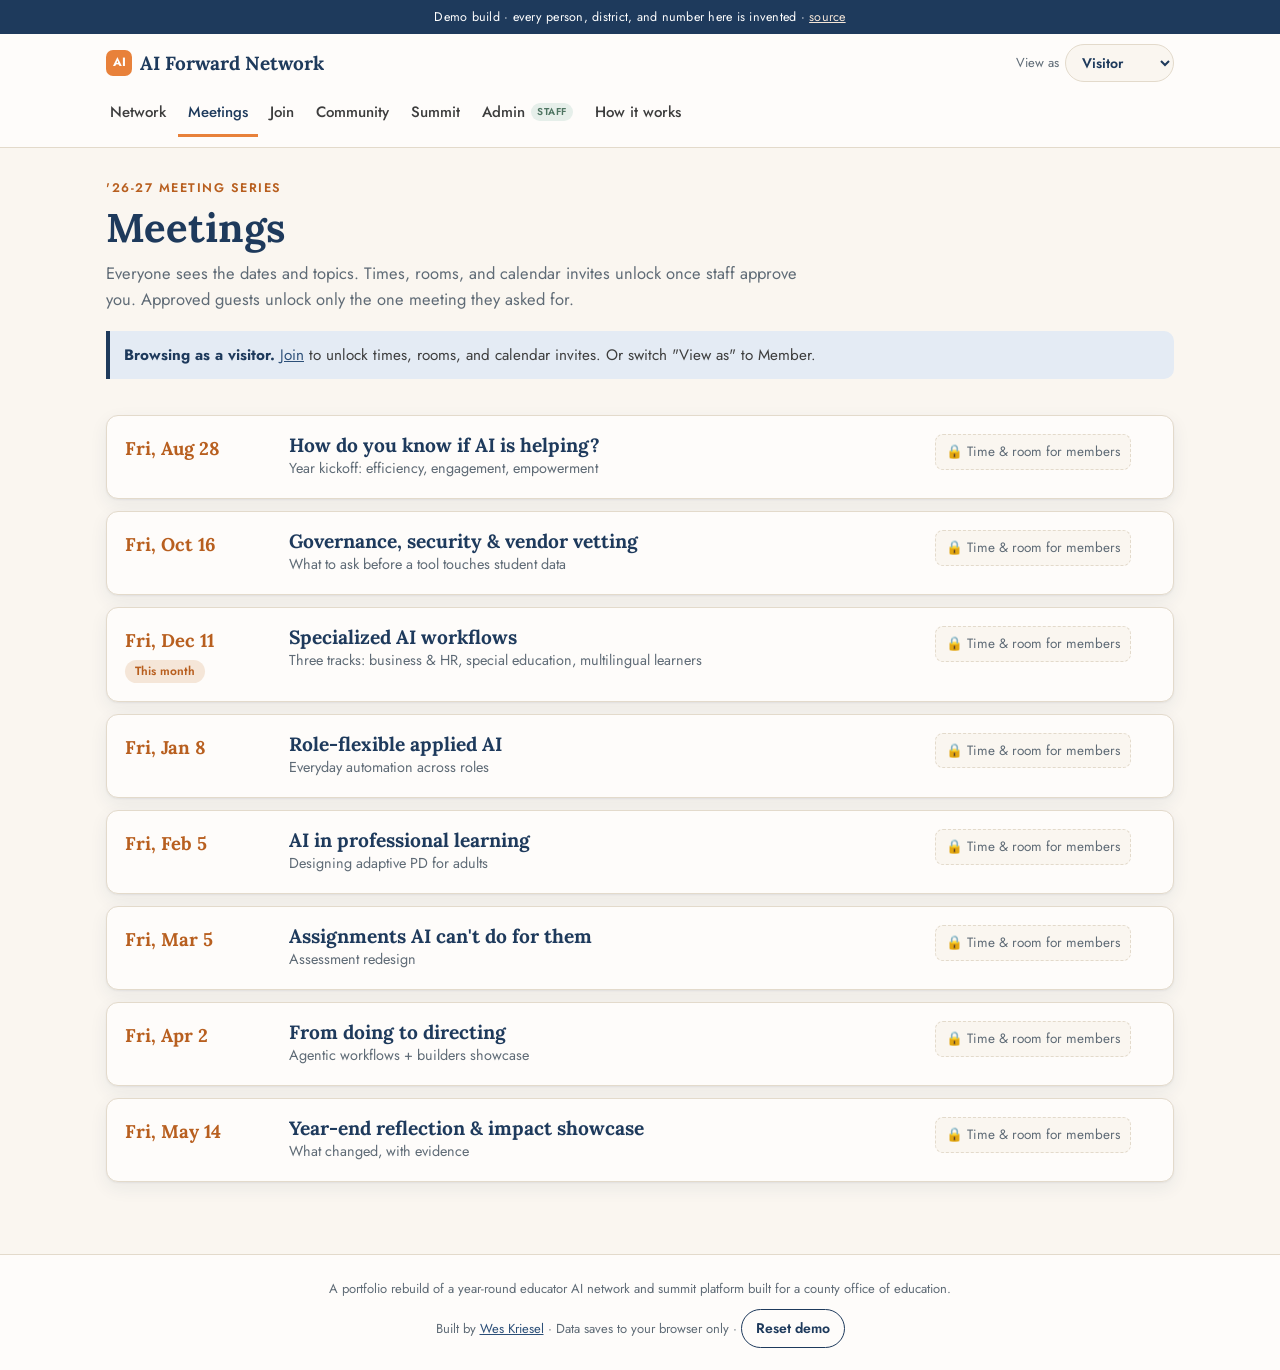
<file: meetings.html>
<!DOCTYPE html>
<html lang="en">
<head>
<meta charset="UTF-8">
<meta name="viewport" content="width=device-width, initial-scale=1.0">
<title>Meetings · AI Forward Network demo</title>
<link rel="icon" href="data:image/svg+xml,%3Csvg xmlns=%22http://www.w3.org/2000/svg%22 viewBox=%220 0 32 32%22%3E%3Crect width=%2232%22 height=%2232%22 rx=%227%22 fill=%22%23E8813A%22/%3E%3Ctext x=%2216%22 y=%2221%22 font-size=%2213%22 font-family=%22Arial%22 font-weight=%22700%22 fill=%22white%22 text-anchor=%22middle%22%3EAI%3C/text%3E%3C/svg%3E">
<link rel="stylesheet" href="style.css">
<script src="data.js"></script>
<script src="app.js"></script>
<style>
.mtg{display:grid;gap:14px;grid-template-columns:1fr}
@media(min-width:760px){.mtg{grid-template-columns:150px 1fr 220px}}
.mtg .d{font-family:var(--f-head);font-weight:700;color:var(--orange-dk);font-size:1.15rem}
.mtg .past{color:var(--muted)}
.list{display:grid;gap:12px}
.checkin{display:flex;gap:8px;flex-wrap:nowrap}
.checkin input{text-transform:uppercase}
</style>
</head>
<body>
<main>
  <p class="kicker">'26-27 meeting series</p>
  <h1 class="page">Meetings</h1>
  <p class="lede">Everyone sees the dates and topics. Times, rooms, and calendar invites unlock once staff approve you. Approved guests unlock only the one meeting they asked for.</p>
  <div id="status" style="margin-bottom:18px"></div>
  <div class="row" style="margin-bottom:18px" id="allwrap"></div>
  <div class="list" id="list"></div>
</main>
<script>
APP.shell();
const D = DEMO, { $, esc, isMember, role, ics, download, store, toast } = APP;
const r = role(), member = isMember();
const ledger = () => store.get('ledger', D.LEDGER_SEED);
$('#status').innerHTML = member
  ? `<div class="note s"><b>You're an approved member.</b> Times and rooms are visible. In ${D.THIS_MONTH_LABEL}, check in with the room code posted at the meeting (demo code: <code>${D.THIS_MONTH_CODE}</code>) to earn your ATTEND XP.</div>`
  : r === 'pending' ? `<div class="note o"><b>You're on the waitlist.</b> Dates and topics are here now. Times and rooms appear the moment staff approve you.</div>`
  : `<div class="note"><b>Browsing as a visitor.</b> <a href="join.html">Join</a> to unlock times, rooms, and calendar invites. Or switch "View as" to Member.</div>`;
if (member) {
  $('#allwrap').innerHTML = `<button class="btn navy" id="all">Add them all to my calendar (.ics)</button><span class="tiny muted">One file, ${D.MEETINGS.length} events, Pacific time</span>`;
  $('#all').addEventListener('click', () => { download('ai-forward-26-27.ics', ics(D.MEETINGS), 'text/calendar'); toast('Calendar file downloaded.'); });
}
function render(){
  const L = ledger();
  $('#list').innerHTML = D.MEETINGS.map(m => {
    const month = m.id.slice(0,7), isNow = month === D.THIS_MONTH, done = L.includes(month + '_attend');
    return `<article class="card mtg">
      <div><div class="d">${esc(m.date)}</div>${isNow ? '<span class="pill o">This month</span>' : ''}</div>
      <div><h2 style="font-size:1.2rem">${esc(m.topic)}</h2><p class="muted small">${esc(m.sub)}</p></div>
      <div>${member ? `<p class="small"><b>${esc(m.time)}</b><br>${esc(m.room)}</p>
          <button class="btn ghost sm" style="margin-top:8px" data-ics="${m.id}">Add to calendar</button>
          ${isNow ? (done ? `<p class="pill s" style="margin-top:10px">✓ Checked in: +1 ATTEND</p>`
            : `<form class="checkin" style="margin-top:10px" data-ci="${month}"><label class="sr" for="c-${m.id}">Room code</label><input id="c-${m.id}" type="text" placeholder="Room code" autocomplete="off"><button class="btn sm">Check in</button></form>`) : ''}`
        : `<span class="lock">🔒 Time &amp; room for members</span>`}</div>
    </article>`; }).join('');
}
document.addEventListener('click', e => { const b = e.target.closest('[data-ics]'); if (!b) return;
  const m = D.MEETINGS.find(x => x.id === b.dataset.ics); download('ai-forward-' + m.id + '.ics', ics([m]), 'text/calendar'); toast('Invite downloaded.'); });
document.addEventListener('submit', e => { const f = e.target.closest('[data-ci]'); if (!f) return; e.preventDefault();
  const code = f.querySelector('input').value.trim().toUpperCase();
  if (code !== D.THIS_MONTH_CODE) { toast('That code doesn\'t match this meeting.'); return; }
  store.set('ledger', ledger().concat(f.dataset.ci + '_attend')); render(); toast('Checked in. +1 ATTEND this month.'); });
render();
</script>
</body>
</html>
</file>
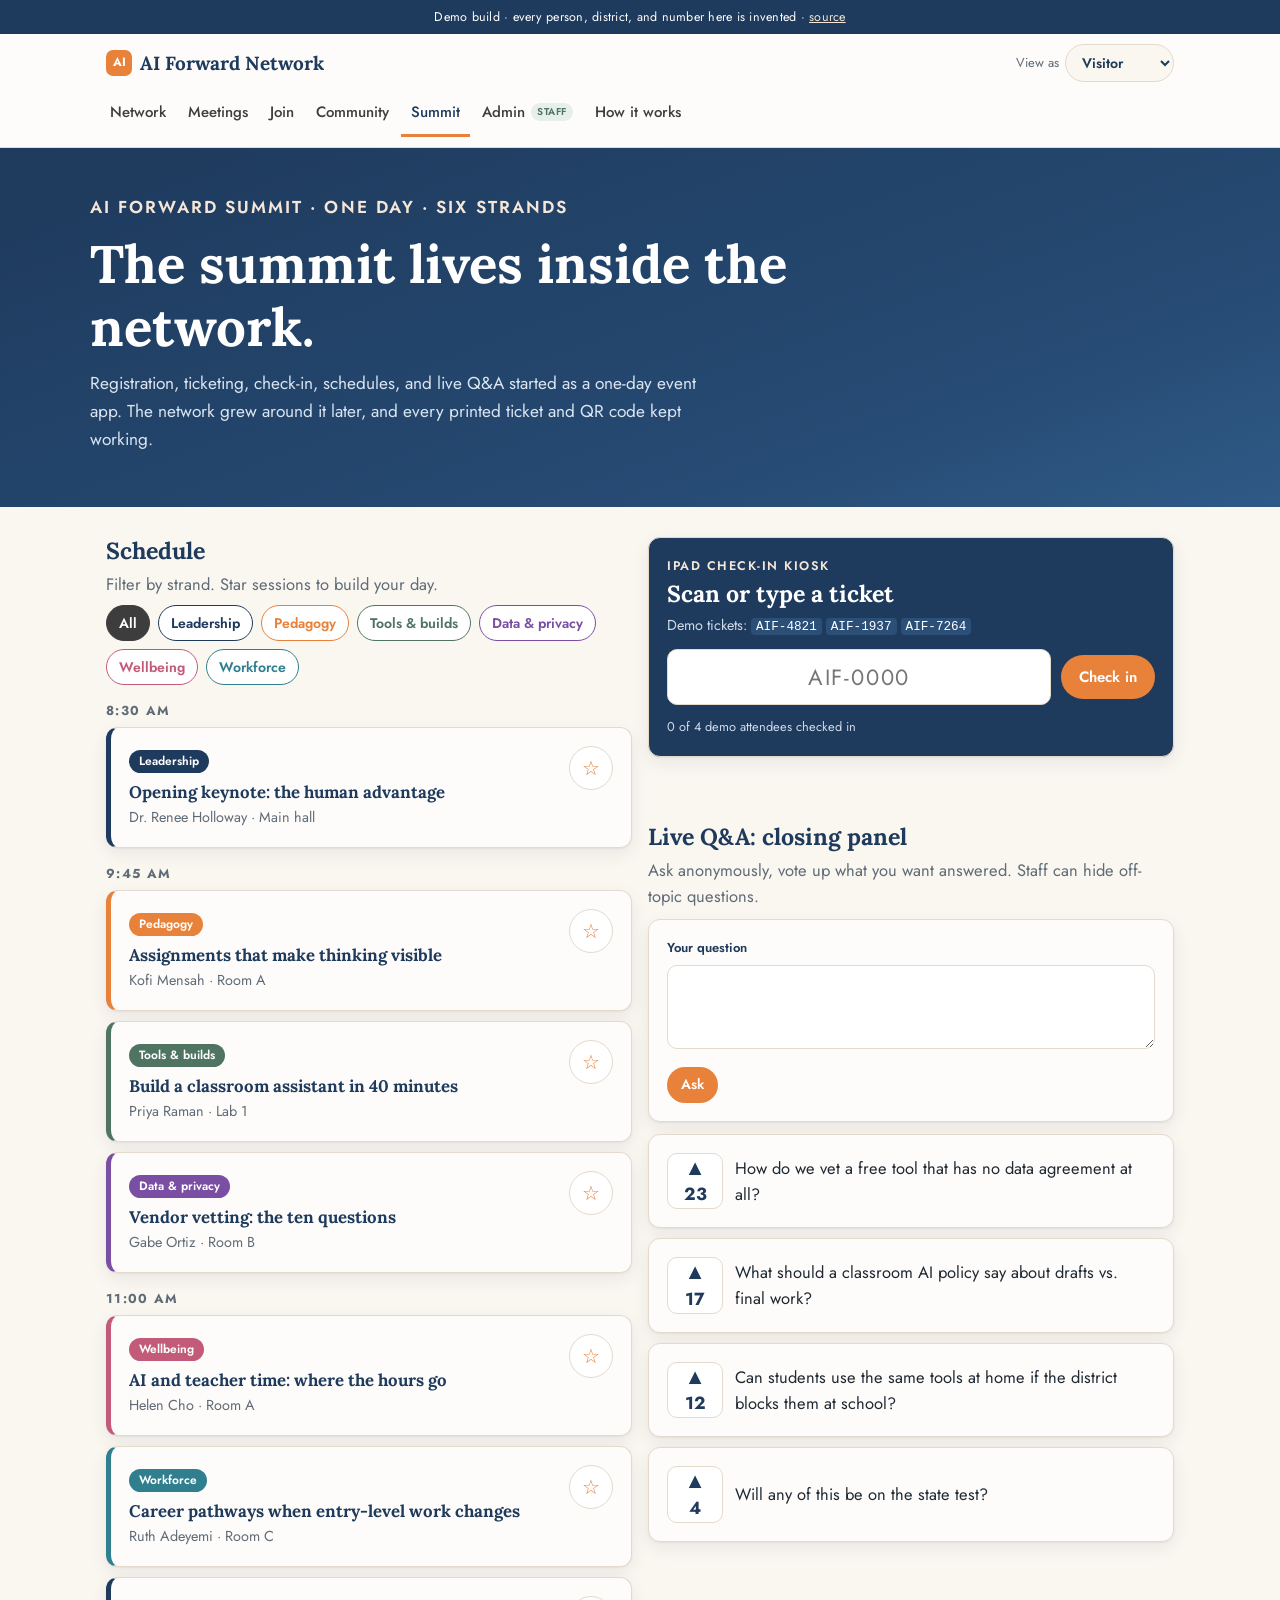
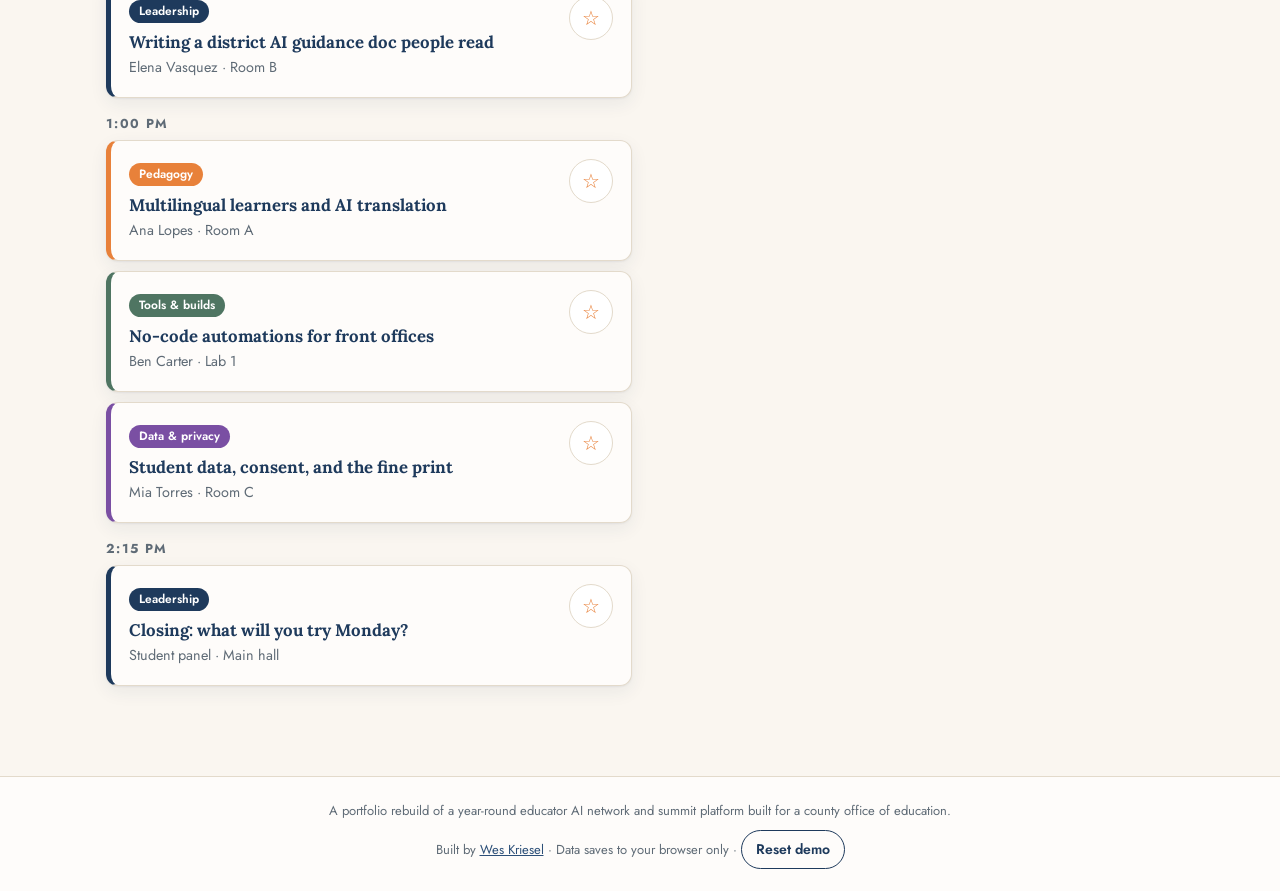
<file: summit.html>
<!DOCTYPE html>
<html lang="en">
<head>
<meta charset="UTF-8">
<meta name="viewport" content="width=device-width, initial-scale=1.0">
<title>Summit · AI Forward Network demo</title>
<link rel="icon" href="data:image/svg+xml,%3Csvg xmlns=%22http://www.w3.org/2000/svg%22 viewBox=%220 0 32 32%22%3E%3Crect width=%2232%22 height=%2232%22 rx=%227%22 fill=%22%23E8813A%22/%3E%3Ctext x=%2216%22 y=%2221%22 font-size=%2213%22 font-family=%22Arial%22 font-weight=%22700%22 fill=%22white%22 text-anchor=%22middle%22%3EAI%3C/text%3E%3C/svg%3E">
<link rel="stylesheet" href="style.css">
<script src="data.js"></script>
<script src="app.js"></script>
<style>
.chips{display:flex;flex-wrap:wrap;gap:8px;margin:6px 0 18px}
.chip{border:1.5px solid var(--c);color:var(--c);background:#fff;border-radius:999px;padding:5px 12px;min-height:36px;font:inherit;font-size:14px;font-weight:600;cursor:pointer}
.chip[aria-pressed=true]{background:var(--c);color:#fff}
.slot{margin-bottom:18px}
.slot h3{font-family:var(--f-body);font-size:13px;letter-spacing:.1em;text-transform:uppercase;color:var(--muted);margin-bottom:8px}
.sess{display:grid;gap:10px}
.s{border-left:5px solid var(--c);display:grid;grid-template-columns:1fr auto;gap:10px;align-items:start}
.s h4{font-family:var(--f-head);color:var(--navy);font-size:1.05rem}
.star{width:44px;height:44px;border-radius:50%;border:1.5px solid var(--line);background:#fff;font-size:20px;cursor:pointer;color:var(--orange)}
.star[aria-pressed=true]{background:var(--orange);color:#fff;border-color:var(--orange)}
.kiosk{background:var(--navy);color:#fff}
.kiosk h2,.kiosk h3{color:#fff}
.kiosk input{font-size:22px;text-align:center;letter-spacing:.08em;text-transform:uppercase;min-height:56px}
.namebadge{background:#fff;color:var(--ink);border-radius:12px;padding:16px;margin-top:14px;text-align:center;border-top:10px solid var(--orange)}
.namebadge .nm{font-family:var(--f-head);font-size:1.6rem;font-weight:700;color:var(--navy)}
.q{display:grid;grid-template-columns:56px 1fr auto;gap:12px;align-items:center}
.vote{display:flex;flex-direction:column;align-items:center;justify-content:center;width:56px;min-height:56px;border:1.5px solid var(--line);border-radius:10px;background:#fff;font:inherit;cursor:pointer;color:var(--navy)}
.vote b{font-size:1.1rem}
.vote[aria-pressed=true]{background:var(--blue-light);border-color:var(--navy)}
.hide{border:0;background:none;color:var(--red);font:inherit;font-size:13px;cursor:pointer;min-height:36px}
</style>
</head>
<body>
<header class="hero"><div class="hero-in">
  <p class="kicker">AI Forward Summit &middot; one day &middot; six strands</p>
  <h1>The summit lives inside the network.</h1>
  <p>Registration, ticketing, check-in, schedules, and live Q&amp;A started as a one-day event app. The network grew around it later, and every printed ticket and QR code kept working.</p>
</div></header>
<main>
  <div class="grid-2">
    <section aria-labelledby="h-sch">
      <h2 class="sec" id="h-sch">Schedule</h2>
      <p class="lede" style="margin-bottom:8px">Filter by strand. Star sessions to build your day.</p>
      <div class="chips" id="chips" role="group" aria-label="Filter by strand"></div>
      <div id="sched"></div>
    </section>
    <div style="display:grid;gap:22px">
      <section class="card kiosk" aria-labelledby="h-k">
        <p class="kicker" style="color:var(--orange-light)">iPad check-in kiosk</p>
        <h2 class="sec" id="h-k" style="margin-top:4px">Scan or type a ticket</h2>
        <p class="small" style="color:#cfdbea;margin-bottom:12px">Demo tickets: <code style="background:#2c4f78;color:#fff">AIF-4821</code> <code style="background:#2c4f78;color:#fff">AIF-1937</code> <code style="background:#2c4f78;color:#fff">AIF-7264</code></p>
        <form id="kform" class="row" style="flex-wrap:nowrap"><label class="sr" for="tk">Ticket code</label><input id="tk" type="text" placeholder="AIF-0000" autocomplete="off"><button class="btn">Check in</button></form>
        <div id="kres" aria-live="polite"></div>
        <p class="tiny" style="color:#cfdbea;margin-top:12px" id="kcount"></p>
      </section>
      <section aria-labelledby="h-qa">
        <h2 class="sec" id="h-qa">Live Q&amp;A: closing panel</h2>
        <p class="lede" style="margin-bottom:10px">Ask anonymously, vote up what you want answered. Staff can hide off-topic questions.</p>
        <form id="qform" class="card" style="margin-bottom:12px"><label class="lbl" for="qt">Your question</label><textarea id="qt" maxlength="200"></textarea><div class="row" style="margin-top:10px"><button class="btn sm">Ask</button></div></form>
        <div id="qa" style="display:grid;gap:10px"></div>
      </section>
    </div>
  </div>
</main>
<script>
APP.shell();
const D = DEMO, { $, esc, store, toast, isStaff } = APP;
let strand = '';
const strandOf = id => D.STRANDS.find(s => s.id === id);
$('#chips').innerHTML = `<button class="chip" style="--c:var(--graphite)" data-st="" aria-pressed="true">All</button>` +
  D.STRANDS.map(s => `<button class="chip" style="--c:${s.color}" data-st="${s.id}" aria-pressed="false">${esc(s.name)}</button>`).join('');
function sched(){
  const mine = store.get('mine', []);
  const list = D.SESSIONS.filter(s => !strand || s.strand === strand);
  const slots = [...new Set(list.map(s => s.t))];
  $('#sched').innerHTML = slots.map(t => `<div class="slot"><h3>${t}${+t.split(':')[0] < 8 ? ' pm' : ' am'}</h3><div class="sess">${list.filter(s => s.t === t).map(s => { const st = strandOf(s.strand), on = mine.includes(s.id);
    return `<article class="card s" style="--c:${st.color}"><div><span class="pill" style="background:${st.color};color:#fff">${esc(st.name)}</span><h4 style="margin-top:6px">${esc(s.title)}</h4><p class="small muted">${esc(s.who)} &middot; ${esc(s.room)}</p></div>
      <button class="star" data-star="${s.id}" aria-pressed="${on}" aria-label="${on?'Remove from':'Add to'} my schedule: ${esc(s.title)}">${on ? '★' : '☆'}</button></article>`; }).join('')}</div></div>`).join('') || '<p class="muted">No sessions in that strand.</p>';
}
function kiosk(){ const c = store.get('checked', {}); $('#kcount').textContent = Object.keys(c).length + ' of ' + Object.keys(D.TICKETS).length + ' demo attendees checked in'; }
function qa(){
  const extra = store.get('qa', []), votes = store.get('votes', {}), hidden = store.get('qahidden', []);
  const list = D.QA.concat(extra).filter(q => !hidden.includes(q.id)).map(q => Object.assign({}, q, { v: q.votes + (votes[q.id] ? 1 : 0) })).sort((a,b) => b.v - a.v);
  $('#qa').innerHTML = list.map(q => `<div class="card q"><button class="vote" data-vote="${q.id}" aria-pressed="${!!votes[q.id]}" aria-label="Vote for: ${esc(q.text)}">▲<b>${q.v}</b></button><p>${esc(q.text)}</p>${isStaff() ? `<button class="hide" data-hide="${q.id}">Hide</button>` : '<span></span>'}</div>`).join('');
}
document.addEventListener('click', e => {
  const c = e.target.closest('[data-st]');
  if (c) { strand = c.dataset.st; document.querySelectorAll('[data-st]').forEach(x => x.setAttribute('aria-pressed', x === c)); sched(); }
  const s = e.target.closest('[data-star]');
  if (s) { const m = store.get('mine', []), id = s.dataset.star; store.set('mine', m.includes(id) ? m.filter(x => x !== id) : m.concat(id)); sched(); }
  const v = e.target.closest('[data-vote]');
  if (v) { const vs = store.get('votes', {}); vs[v.dataset.vote] = !vs[v.dataset.vote]; store.set('votes', vs); qa(); }
  const h = e.target.closest('[data-hide]');
  if (h) { store.set('qahidden', store.get('qahidden', []).concat(h.dataset.hide)); qa(); toast('Hidden from the panel view.'); }
});
$('#kform').addEventListener('submit', e => { e.preventDefault();
  const code = $('#tk').value.trim().toUpperCase(), name = D.TICKETS[code], c = store.get('checked', {});
  if (!name) { $('#kres').innerHTML = `<p class="note r" style="margin-top:12px">No ticket matches <b>${esc(code || 'that')}</b>. Send them to the help desk.</p>`; return; }
  if (c[code]) { $('#kres').innerHTML = `<p class="note o" style="margin-top:12px"><b>${esc(name)}</b> already checked in at ${esc(c[code])}. No second badge.</p>`; return; }
  const t = new Date().toLocaleTimeString([], { hour:'numeric', minute:'2-digit' }); c[code] = t; store.set('checked', c);
  $('#kres').innerHTML = `<div class="namebadge"><p class="tiny muted">Badge printing&hellip;</p><div class="nm">${esc(name)}</div><p class="small muted">AI Forward Summit &middot; ${esc(code)}</p></div>`;
  $('#tk').value = ''; kiosk(); toast('Welcome, ' + name.split(' ')[0] + '!');
});
$('#qform').addEventListener('submit', e => { e.preventDefault(); const t = $('#qt').value.trim(); if (!t) return;
  store.set('qa', store.get('qa', []).concat({ id:'u' + Date.now(), text:t, votes:0 })); $('#qt').value = ''; qa(); toast('Question added.'); });
sched(); kiosk(); qa();
</script>
</body>
</html>
</file>
<file: style.css>
/* AI Forward Network demo: warm editorial system. Navy ink, orange action, sage calm. Mobile first. */
@import url('https://fonts.googleapis.com/css2?family=Lora:wght@500;600;700&family=Jost:wght@400;500;600;700&display=swap');

:root{
  --navy:#1E3A5C; --navy-2:#2c4f78; --blue-light:#E4EBF4;
  --orange:#E8813A; --orange-dk:#b85f1f; --orange-light:#F5E6D8;
  --sage:#7A9E8A; --sage-dk:#4f7562; --sage-light:#E6EFEA;
  --red:#C0392B; --red-light:#FDECEA;
  --cloud:#FAF6F0; --sand:#EDE0CC; --white:#FEFCFA; --ink:#1f2933; --graphite:#3D3D3D; --muted:#5f6b76; --line:#e3dacb;
  --r:12px; --sh:0 1px 2px rgba(30,58,92,.06),0 6px 18px rgba(30,58,92,.07);
  --f-head:'Lora',Georgia,serif; --f-body:'Jost','DM Sans',system-ui,sans-serif;
}
*{box-sizing:border-box;margin:0;padding:0}
html{-webkit-text-size-adjust:100%}
body{background:var(--cloud);color:var(--ink);font-family:var(--f-body);font-size:16.5px;line-height:1.6;min-height:100vh;display:flex;flex-direction:column}
h1,h2,h3{font-family:var(--f-head);color:var(--navy);line-height:1.2;font-weight:700}
a{color:var(--navy-2)}
:focus-visible{outline:3px solid var(--orange);outline-offset:2px}
.kicker{font-size:12.5px;font-weight:600;letter-spacing:.12em;text-transform:uppercase;color:var(--orange-dk)}
.muted{color:var(--muted)} .small{font-size:.9rem} .tiny{font-size:.8rem}
.sr{position:absolute;width:1px;height:1px;overflow:hidden;clip:rect(0 0 0 0)}

.demo-bar{background:var(--navy);color:#fff;font-size:12.5px;text-align:center;padding:7px 12px;letter-spacing:.02em}
.demo-bar a{color:var(--orange-light)}

header.top{background:var(--white);border-bottom:1px solid var(--line)}
.top-in{max-width:1100px;margin:0 auto;padding:10px 16px;display:flex;flex-wrap:wrap;align-items:center;gap:8px 14px}
.brand{font-family:var(--f-head);font-weight:700;font-size:19px;color:var(--navy);text-decoration:none;display:flex;align-items:center;gap:8px}
.brand .dot{width:26px;height:26px;border-radius:7px;background:var(--orange);display:inline-flex;align-items:center;justify-content:center;color:#fff;font-family:var(--f-body);font-size:12px;font-weight:700}
.viewas{margin-left:auto;display:flex;white-space:nowrap;align-items:center;gap:6px;font-size:13px;color:var(--muted)}
.viewas select{min-height:38px;border:1px solid var(--line);border-radius:999px;background:var(--cloud);font:inherit;font-size:14px;color:var(--navy);padding:4px 12px;font-weight:600}
nav.links{width:100%;display:flex;gap:2px;overflow-x:auto;scrollbar-width:none;margin:0 -6px}
nav.links::-webkit-scrollbar{display:none}
nav.links a{flex:0 0 auto;text-decoration:none;color:var(--graphite);font-weight:500;font-size:15px;padding:10px 10px;border-bottom:3px solid transparent;min-height:44px;display:inline-flex;align-items:center}
nav.links a:hover{color:var(--navy)}
@media(max-width:720px){nav.links{flex-wrap:wrap;overflow:visible}nav.links a{padding:8px 8px;font-size:14.5px}}
nav.links a.current{color:var(--navy);border-bottom-color:var(--orange)}
nav.links a.staff::after{content:'staff';font-size:10px;font-weight:600;letter-spacing:.06em;text-transform:uppercase;color:var(--sage-dk);background:var(--sage-light);border-radius:999px;padding:1px 6px;margin-left:6px}

.hero{background:linear-gradient(160deg,var(--navy) 0%,#264a73 70%,#2f5a86 100%);color:#fff;padding:46px 16px 54px}
.hero-in{max-width:1100px;margin:0 auto}
.hero h1{color:#fff;font-size:clamp(2rem,6vw,3.3rem);margin:10px 0 12px;max-width:780px}
.hero p{color:#dbe5f1;max-width:640px;font-size:1.08rem}
.hero .kicker{color:var(--orange-light)}

main{flex:1;width:100%;max-width:1100px;margin:0 auto;padding:30px 16px 72px}
section+section{margin-top:44px}
h1.page{font-size:clamp(1.8rem,5vw,2.5rem);margin:6px 0 8px}
h2.sec{font-size:1.45rem;margin-bottom:6px}
.lede{color:var(--muted);max-width:700px;margin-bottom:18px}

.card{background:var(--white);border:1px solid var(--line);border-radius:var(--r);box-shadow:var(--sh);padding:18px}
.card h3{font-size:1.12rem;margin-bottom:4px}
.grid{display:grid;gap:16px;grid-template-columns:repeat(auto-fit,minmax(min(100%,260px),1fr))}
.grid-2{display:grid;gap:16px;grid-template-columns:repeat(auto-fit,minmax(min(100%,400px),1fr));align-items:start}
.stats{display:grid;gap:12px;grid-template-columns:repeat(auto-fit,minmax(150px,1fr))}
.stat{background:var(--white);border:1px solid var(--line);border-radius:var(--r);padding:14px 16px;box-shadow:var(--sh)}
.stat .n{font-family:var(--f-head);font-size:2rem;font-weight:700;color:var(--navy);line-height:1}
.stat .l{font-size:12.5px;text-transform:uppercase;letter-spacing:.07em;color:var(--muted);margin-top:6px}

.btn{white-space:nowrap;display:inline-flex;align-items:center;justify-content:center;gap:8px;min-height:44px;padding:10px 18px;border-radius:999px;border:0;background:var(--orange);color:#fff;font:inherit;font-weight:600;font-size:15px;text-decoration:none;cursor:pointer;transition:background .12s,transform .08s}
.btn:hover{background:var(--orange-dk)} .btn:active{transform:translateY(1px)}
.btn.navy{background:var(--navy)} .btn.navy:hover{background:var(--navy-2)}
.btn.sage{background:var(--sage-dk)} .btn.sage:hover{background:#3f604f}
.btn.ghost{background:transparent;color:var(--navy);border:1.5px solid var(--navy)} .btn.ghost:hover{background:var(--blue-light)}
.btn.light{background:#fff;color:var(--navy)} .btn.light:hover{background:var(--orange-light)}
.btn.sm{min-height:36px;padding:6px 14px;font-size:14px}
.btn.danger{background:transparent;color:var(--red);border:1.5px solid var(--red)} .btn.danger:hover{background:var(--red-light)}
.btn[disabled]{opacity:.45;cursor:not-allowed}
.row{display:flex;flex-wrap:wrap;gap:10px;align-items:center}

.pill{display:inline-flex;align-items:center;gap:4px;font-size:12px;font-weight:600;padding:2px 10px;border-radius:999px;background:var(--blue-light);color:var(--navy);white-space:nowrap}
.pill.o{background:var(--orange-light);color:var(--orange-dk)} .pill.s{background:var(--sage-light);color:var(--sage-dk)} .pill.r{background:var(--red-light);color:var(--red)} .pill.g{background:#eee;color:var(--graphite)}

label.lbl{display:block;font-size:13px;font-weight:600;color:var(--navy);margin-bottom:6px}
input[type=text],input[type=email],input[type=search],select,textarea{width:100%;min-height:46px;font:inherit;font-size:16px;color:var(--ink);background:#fff;border:1.5px solid var(--line);border-radius:10px;padding:9px 12px}
textarea{min-height:84px;resize:vertical}
input:focus,select:focus,textarea:focus{border-color:var(--navy);outline:none}
.field{margin-bottom:14px}
.hint{font-size:13px;color:var(--muted);margin-top:5px}
.seg{display:inline-flex;background:var(--sand);border-radius:999px;padding:3px;gap:2px;flex-wrap:wrap}
.seg button{border:0;background:transparent;min-height:38px;padding:6px 14px;border-radius:999px;font:inherit;font-size:14px;font-weight:600;color:var(--graphite);cursor:pointer}
.seg button[aria-pressed=true]{background:#fff;color:var(--navy);box-shadow:var(--sh)}

.note{background:var(--blue-light);border-left:4px solid var(--navy);border-radius:0 10px 10px 0;padding:12px 14px;font-size:.95rem;color:var(--graphite)}
.note.o{background:var(--orange-light);border-color:var(--orange)} .note.s{background:var(--sage-light);border-color:var(--sage-dk)} .note.r{background:var(--red-light);border-color:var(--red)}
.note b{color:var(--navy)}
.lock{display:inline-flex;align-items:center;gap:6px;font-size:13.5px;color:var(--muted);background:var(--cloud);border:1px dashed var(--line);border-radius:8px;padding:6px 10px}

.tbl-wrap{overflow-x:auto;background:var(--white);border:1px solid var(--line);border-radius:var(--r);box-shadow:var(--sh)}
table{width:100%;border-collapse:collapse;font-size:14.5px}
th{text-align:left;font-size:12px;letter-spacing:.06em;text-transform:uppercase;color:var(--muted);background:var(--cloud);padding:10px 12px;border-bottom:1px solid var(--line);white-space:nowrap}
td{padding:10px 12px;border-bottom:1px solid var(--line);vertical-align:middle}
tr:last-child td{border-bottom:0}

pre.code{background:#16263b;color:#d6e2f0;border-radius:var(--r);padding:16px;overflow-x:auto;font-family:ui-monospace,'SF Mono',Menlo,monospace;font-size:12.8px;line-height:1.6}
pre.code .c{color:#8aa0b8} pre.code .k{color:#f3b27a} pre.code .s{color:#a8d5b9}
code{font-family:ui-monospace,'SF Mono',Menlo,monospace;font-size:.88em;background:var(--sand);padding:1px 5px;border-radius:4px}

footer{border-top:1px solid var(--line);background:var(--white);padding:22px 16px;text-align:center;font-size:13px;color:var(--muted);line-height:1.8}
.toast{position:fixed;left:50%;bottom:22px;transform:translateX(-50%);background:var(--navy);color:#fff;border-radius:999px;padding:10px 18px;font-weight:600;font-size:14px;box-shadow:0 8px 24px rgba(0,0,0,.2);z-index:60;max-width:92vw;text-align:center}
@media (prefers-reduced-motion:reduce){*{transition:none!important}}
</file>
